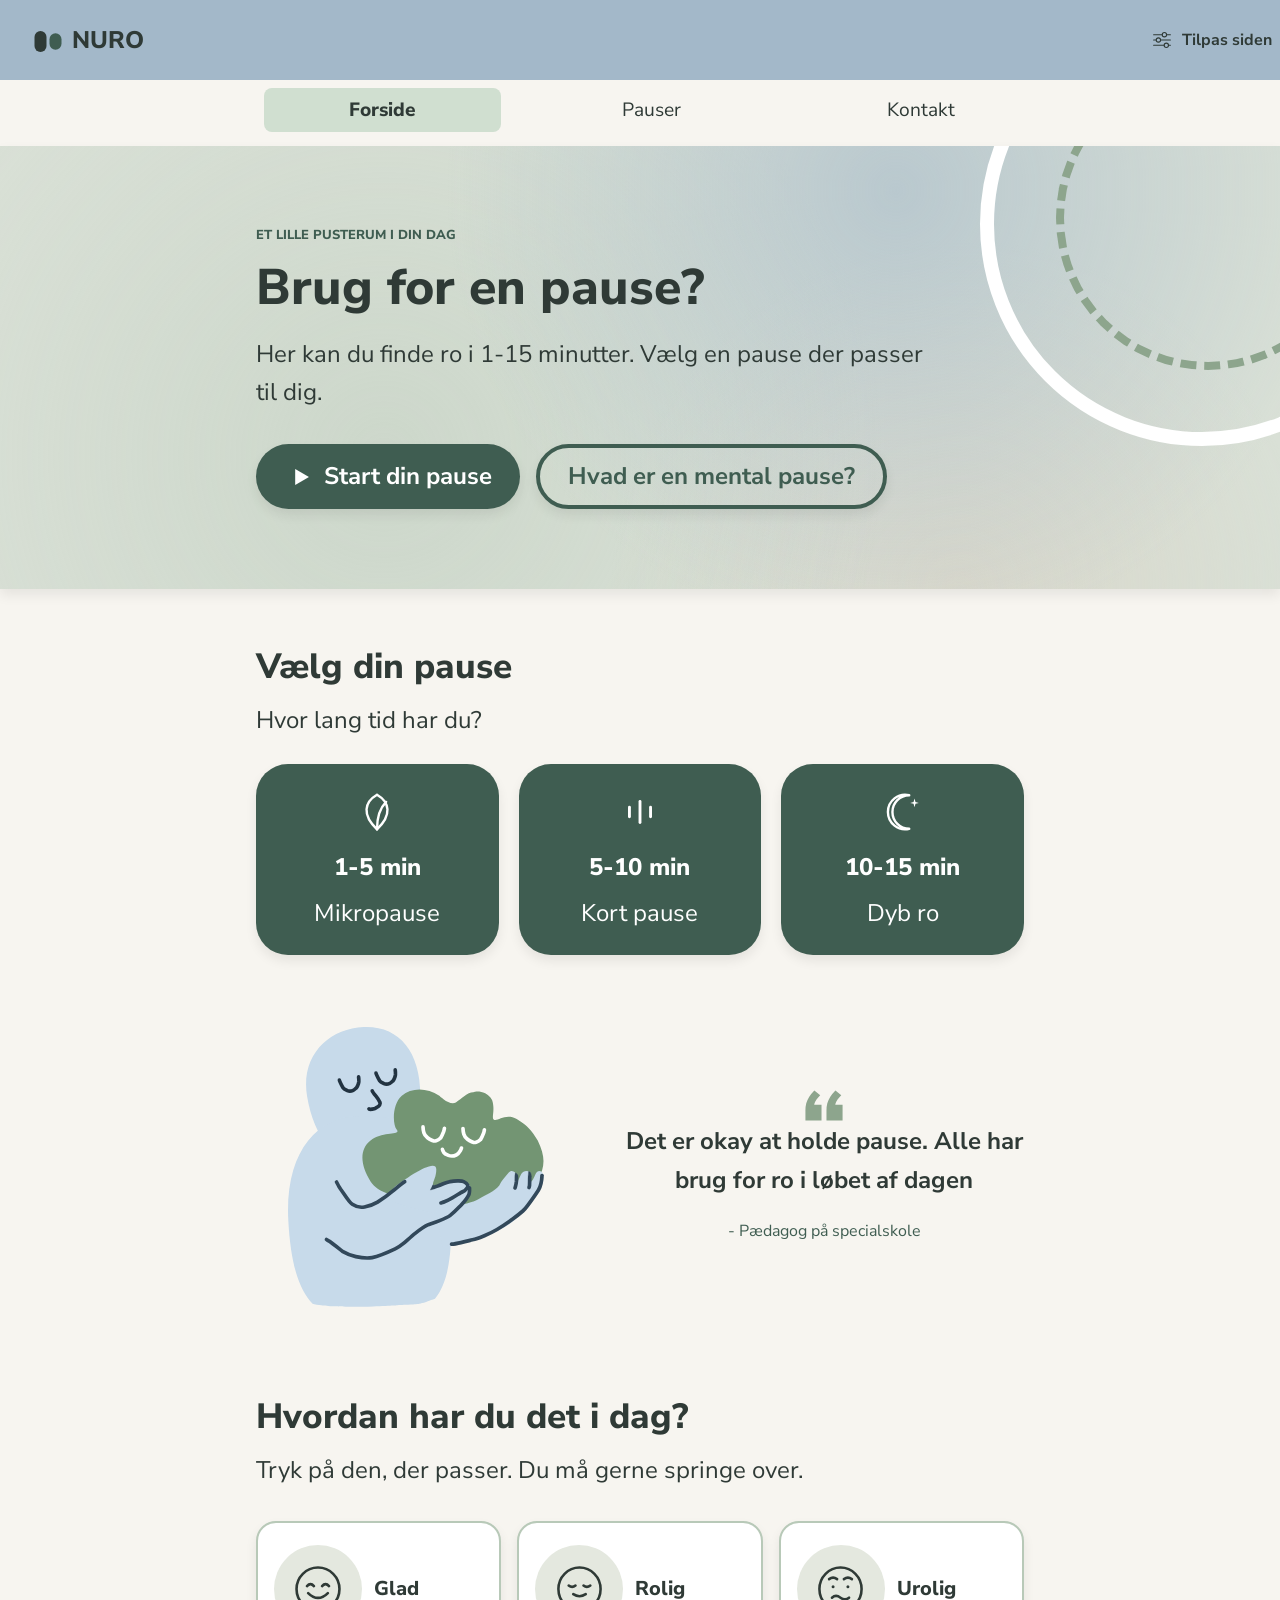
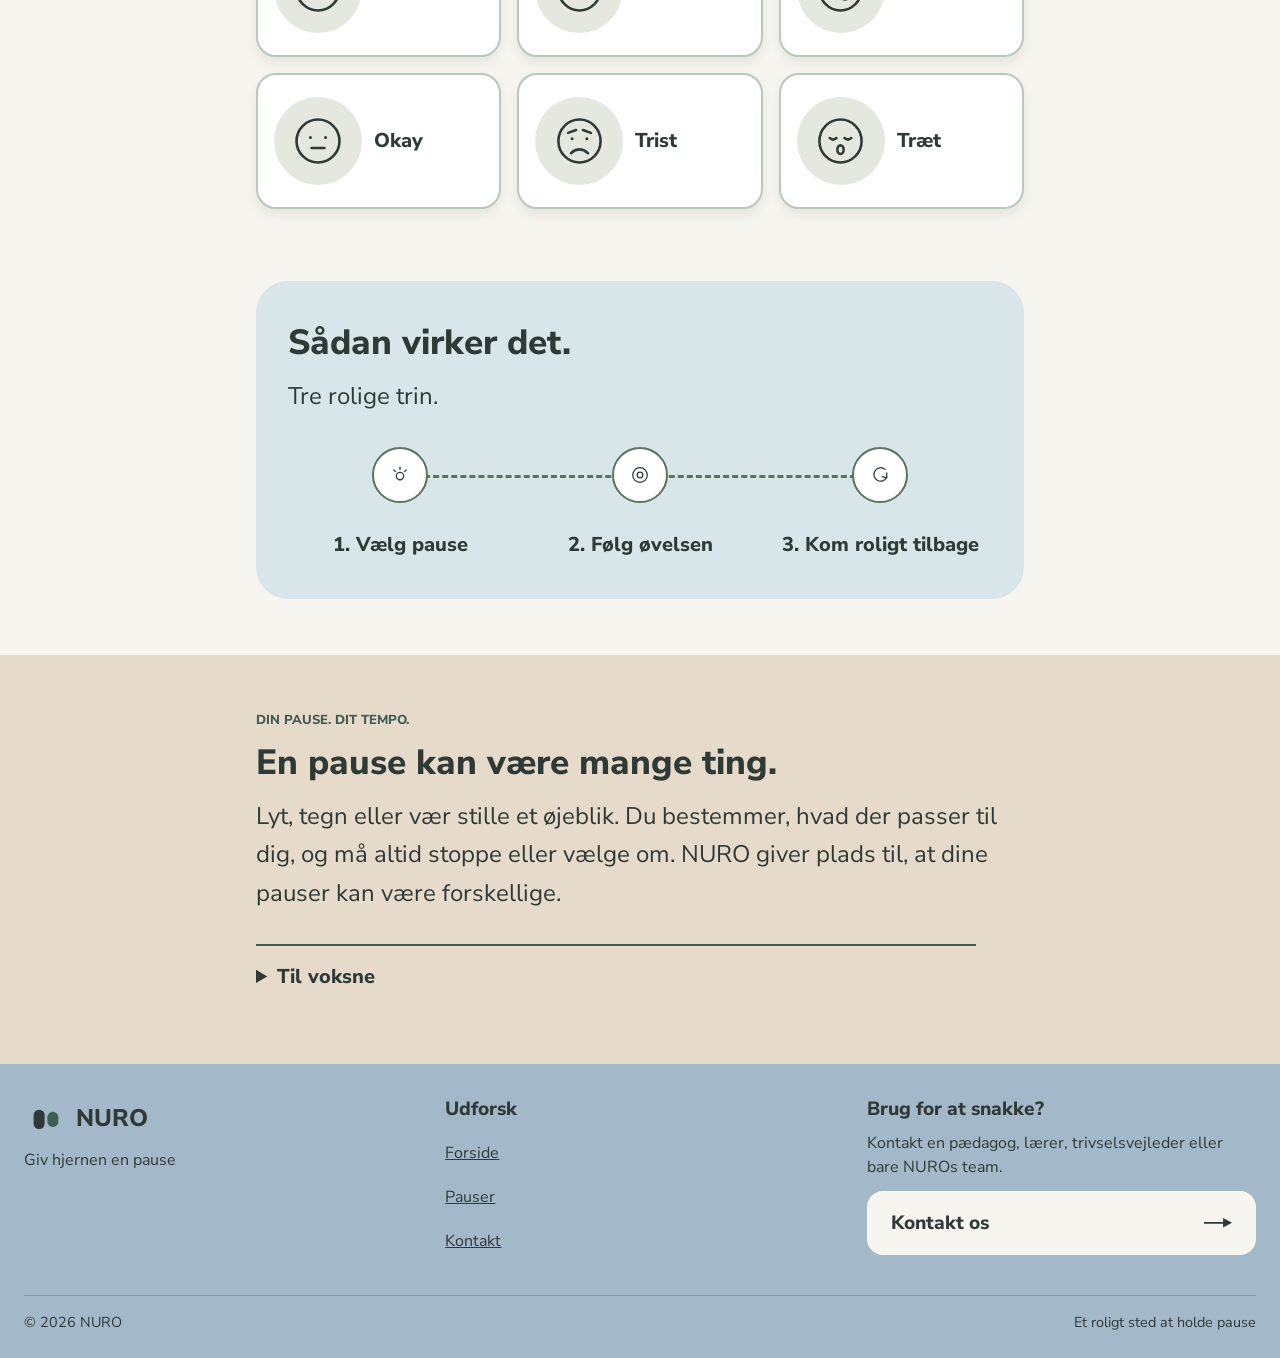
<file: index.html>
<!DOCTYPE html>
<html lang="da">
<html lang="da">
<head>
    <meta charset="UTF-8">
    <meta name="viewport" content="width=device-width, initial-scale=1.0">
    <title>NURO-Giv hjernen en pause</title>

    <link rel="stylesheet" href="css/forside.css">

    <link rel="preconnect" href="https://fonts.googleapis.com">
    <link rel="preconnect" href="https://fonts.gstatic.com" crossorigin>
    <link href="https://fonts.googleapis.com/css2?family=Nunito+Sans:ital,opsz,wght@0,6..12,200..1000;1,6..12,200..1000&display=swap" rel="stylesheet">
</head>

  <!-- header -->
    <header class="sideheader">
    <div class="header-indhold">
        <a href="index.html" class="header-logo">
            <img src="img/ikoner/logo.svg" alt="NURO logo">
            <span>NURO</span>
        </a>

        <button type="button" class="header-tilpas">
            <img src="img/ikoner/tilpas-sliders.svg" alt="Tilpas side knap">
            <span>Tilpas siden</span>
        </button>
    </div>

    <nav class="header-nav" aria-label="Hoved navigation">
            <ul>
                <li><a href="index.html" aria-current="page">Forside</a></li>
                <li><a href="pauser.html">Pauser</a></li>
                <li><a href="kontakt.html">Kontakt</a></li>
            </ul>
        </nav>
</header>

<body>
<main>
    <!-- Forside -->
     <section class="forside-sektion">
        <div class="forside-indhold">
            <p class="overtekst">Et lille pusterum i din dag</p>

            <h1>Brug for en pause?</h1>
            <p>Her kan du finde ro i 1-15 minutter. Vælg en pause der passer til dig.</p>
        
            <div class="forside-knapper">
                <a href="pauser.html" class="start-pause-knap">
                    <img src="img/ikoner/playknap-hvid.svg" alt="Start pause" class="play-knap">
                    Start din pause</a>
                
                <a href="pauser.html" class="mental-pause-knap">Hvad er en mental pause?</a>
            </div>
        </div>
    </section>
    

     <!-- Pausevalg -->
    <section class="pauser-sektion">
        <div class="pauser-indhold">
            <h2>Vælg din pause</h2>
            <p>Hvor lang tid har du?</p>

            <ul class="pauser-kort" role="list">
                <li>
                    <a href="pauser.html" class="pause-minutter">
                    <img src="img/ikoner/bladhvid.svg" alt="hvid blad" class="pause-ikon">
                    <span class="pause-tid">1-5 min</span>
                    <span class="pause-navn">Mikropause</span>
                </a>
                </li>

                <li>
                    <a href="pauser.html" class="pause-minutter">
                    <img src="img/ikoner/lydhvid.svg" alt="hvid lydikon" class="pause-ikon">
                    <span class="pause-tid">5-10 min</span>
                    <span class="pause-navn">Kort pause</span> 
                </a>
                </li>

                <li>
                    <a href="pauser.html" class="pause-minutter">
                    <img src="img/ikoner/moonhvid.svg" alt="hvid moon" class="pause-ikon">
                    <span class="pause-tid">10-15 min</span>
                    <span class="pause-navn">Dyb ro</span>
                </a>
                </li>
            </ul>
        </div>
    </section>


    <!-- Citat -->
    <aside class="citat-sektion" aria-label="Citat">
        <div class="citat-indhold">
            <img src="img/figur.svg" alt="Blå figur" class="citat-billede">
        
            <div class="citat-tekst-indhold">
                <img src="img/ikoner/citationstegn.svg" alt="citationstegn" class="citat-ikon">
        
                <blockquote>
                    <p class="citat-tekst">Det er okay at holde pause.
                    Alle har brug for ro i løbet af dagen</p>
                </blockquote>
                <p class="citat-person">- Pædagog på specialskole</p>
            </div>
        </div>
    </aside>


    <!-- Følelsesvælger -->
    <section class="stemning-sektion">
        <h2 id="stemning-overskrift">Hvordan har du det i dag?
        </h2>
        <p id="stemning-help">Tryk på den, der passer. Du må gerne springe over.</p>

            <!--skjulte radio knapper til at vælge kun én ting ad gangen -->

            <!-- fieldset og legenend---- -->
        <fieldset class="stemninger">
            <legend class="skjult">Vælg din stemning</legend>
        
            <input type="radio" name="stemning" id="glad" class="skjult-radio">
            <label for="glad" class="stemnings-knapper">
                <span class="ikon-cirkel"><img src="img/ikoner/glad.svg" alt="glad"></span>
                <span class="stemning-tekst">Glad</span>

                <span class="stemning-check" aria-hidden="true">✓</span>
                <!-- ✓✓✓✓✓✓✓check check check✓✓✓✓✓✓✓✓ -->
            </label>

            <input type="radio" name="stemning" id="rolig" class="skjult-radio">
            <label for="rolig" class="stemnings-knapper">
                <span class="ikon-cirkel"><img src="img/ikoner/rolig.svg" alt="rolig"></span>
                <span class="stemning-tekst">Rolig</span>
                <span class="stemning-check" aria-hidden="true">✓</span>
            </label>
      
            <input type="radio" name="stemning" id="urolig" class="skjult-radio">
            <label for="urolig" class="stemnings-knapper">
                <span class="ikon-cirkel"><img src="img/ikoner/urolig.svg" alt="urolig"></span>
                <span class="stemning-tekst">Urolig</span>
                <span class="stemning-check" aria-hidden="true">✓</span>
            </label>

            <input type="radio" name="stemning" id="okay" class="skjult-radio">
            <label for="okay" class="stemnings-knapper">
                <span class="ikon-cirkel"><img src="img/ikoner/okay.svg" alt="okay"></span>
                <span class="stemning-tekst">Okay</span>
                <span class="stemning-check" aria-hidden="true">✓</span>
            </label>

            <input type="radio" name="stemning" id="trist" class="skjult-radio">
            <label for="trist" class="stemnings-knapper">
                <span class="ikon-cirkel"><img src="img/ikoner/trist.svg" alt="trist"></span>
                <span class="stemning-tekst">Trist</span>
                <span class="stemning-check" aria-hidden="true">✓</span>
            </label>

            <input type="radio" name="stemning" id="traet" class="skjult-radio">
            <label for="traet" class="stemnings-knapper">
                <span class="ikon-cirkel"><img src="img/ikoner/tireeed.svg" alt="traet"></span>
                <span class="stemning-tekst">Træt</span>
                <span class="stemning-check" aria-hidden="true">✓</span>
            </label>
        </fieldset>

        <!-- Forslags boks der popper frem -->
        <aside class="forslag">
            <div class="forslag-indhold">
                <h3 class="forslag-label">FORSLAG TIL DIG</h3>
                <p class="forslag-tekst">Når man er <strong>urolig</strong>, kan det hjælpe at trække vejret roligt.</p>
            </div>

            <a href="pauser.html" class="forslag-knap">Prøv vejrtrækning</a>
        </aside>
    </section>


    <!-- Sådan virker det -->
    <section class="trin-sektion"> 
        <div class="trin-indhold">
            <h2>Sådan virker det.</h2>
            <p>Tre rolige trin.</p>

            <ol class="trin-kort" role="list">
                <li class="trin">
                    <span class="trin-cirkel">
                        <img src="img/ikoner/tryk.svg" alt="tryk">
                    </span>
                    <span class="trin-tekst">
                        <span class="trin-nummer" aria-hidden="true">1.</span> Vælg pause
                    </span>
                </li>

                <li class="trin">
                    <span span class="trin-cirkel">
                        <img src="img/ikoner/cirkler.svg" alt="cirkler">
                    </span>
                    <span class="trin-tekst"><span
                        span class="trin-nummer">2.</span> Følg øvelsen
                    </span>

                </li>

                <li class="trin">
                    <span class="trin-cirkel">
                        <img src="img/ikoner/retur.svg" alt="retur">
                    </span>
                    <span class="trin-tekst">
                        <span class="trin-nummer">3.</span> Kom roligt tilbage
                    </span>
                </li>
            </ol>
        </div> 
    </section>


    <!-- Om NURO -->
    <section class="om-nuro-sektion">
        <div class="om-nuro-indhold">
            <p class="overtekst">Din pause. Dit tempo.</p>

            <h2>En pause kan være mange ting.</h2>
            <p>Lyt, tegn eller vær stille et øjeblik. Du bestemmer, hvad der passer til dig, og må altid stoppe eller vælge om. NURO giver plads til, at dine pauser kan være forskellige.</p>

            <!-- bruger detals tag til at åbne til "de voksne" afsnit-->
            <details class="til-voksne">
                <summary>Til voksne</summary>
                <p> NURO er tænkt som et pædagogisk redskab til små pauser i skoledagen. Giv eleven tid til at vælge, og tilbyd hjælp, hvis der er brug for det. Pausen kan tilpasses sammen med en voksen.</p>
            </details>
        </div>
    </section>
</main>

<footer class="sidefooter">
    <p class="footer-nuro">
        <a href="index.html" class="footer-logo">
            <img src="img/ikoner/logo.svg" alt="logo">
            <span>NURO</span>
        </a>
        <span class="footer-nuroslogan">Giv hjernen en pause</span>
    </p>

    <nav class="footer-nav" aria-label="Navigation i footer">
        <h3>Udforsk</h3>
        <ul>
            <li><a href="index.html">Forside</a></li>
            <li><a href="pauser.html">Pauser</a></li>
            <li><a href="kontakt.html">Kontakt</a></li>
        </ul>
    </nav>
    <section class="footer-help">
        <h3>Brug for at snakke?</h3>
        <p>Kontakt en pædagog, lærer, trivselsvejleder eller bare NUROs team.</p>
        <a href="kontakt.html" class="footer-kontakt">Kontakt os<img src="img/ikoner/Arrow 2.svg" alt="pil til kontakt"></a>
    </section>
    <p class="footer-bund">
        <span>© 2026 NURO</span>
        <span>Et roligt sted at holde pause</span>
    </p>
</footer>

</body>
</html>
</file>
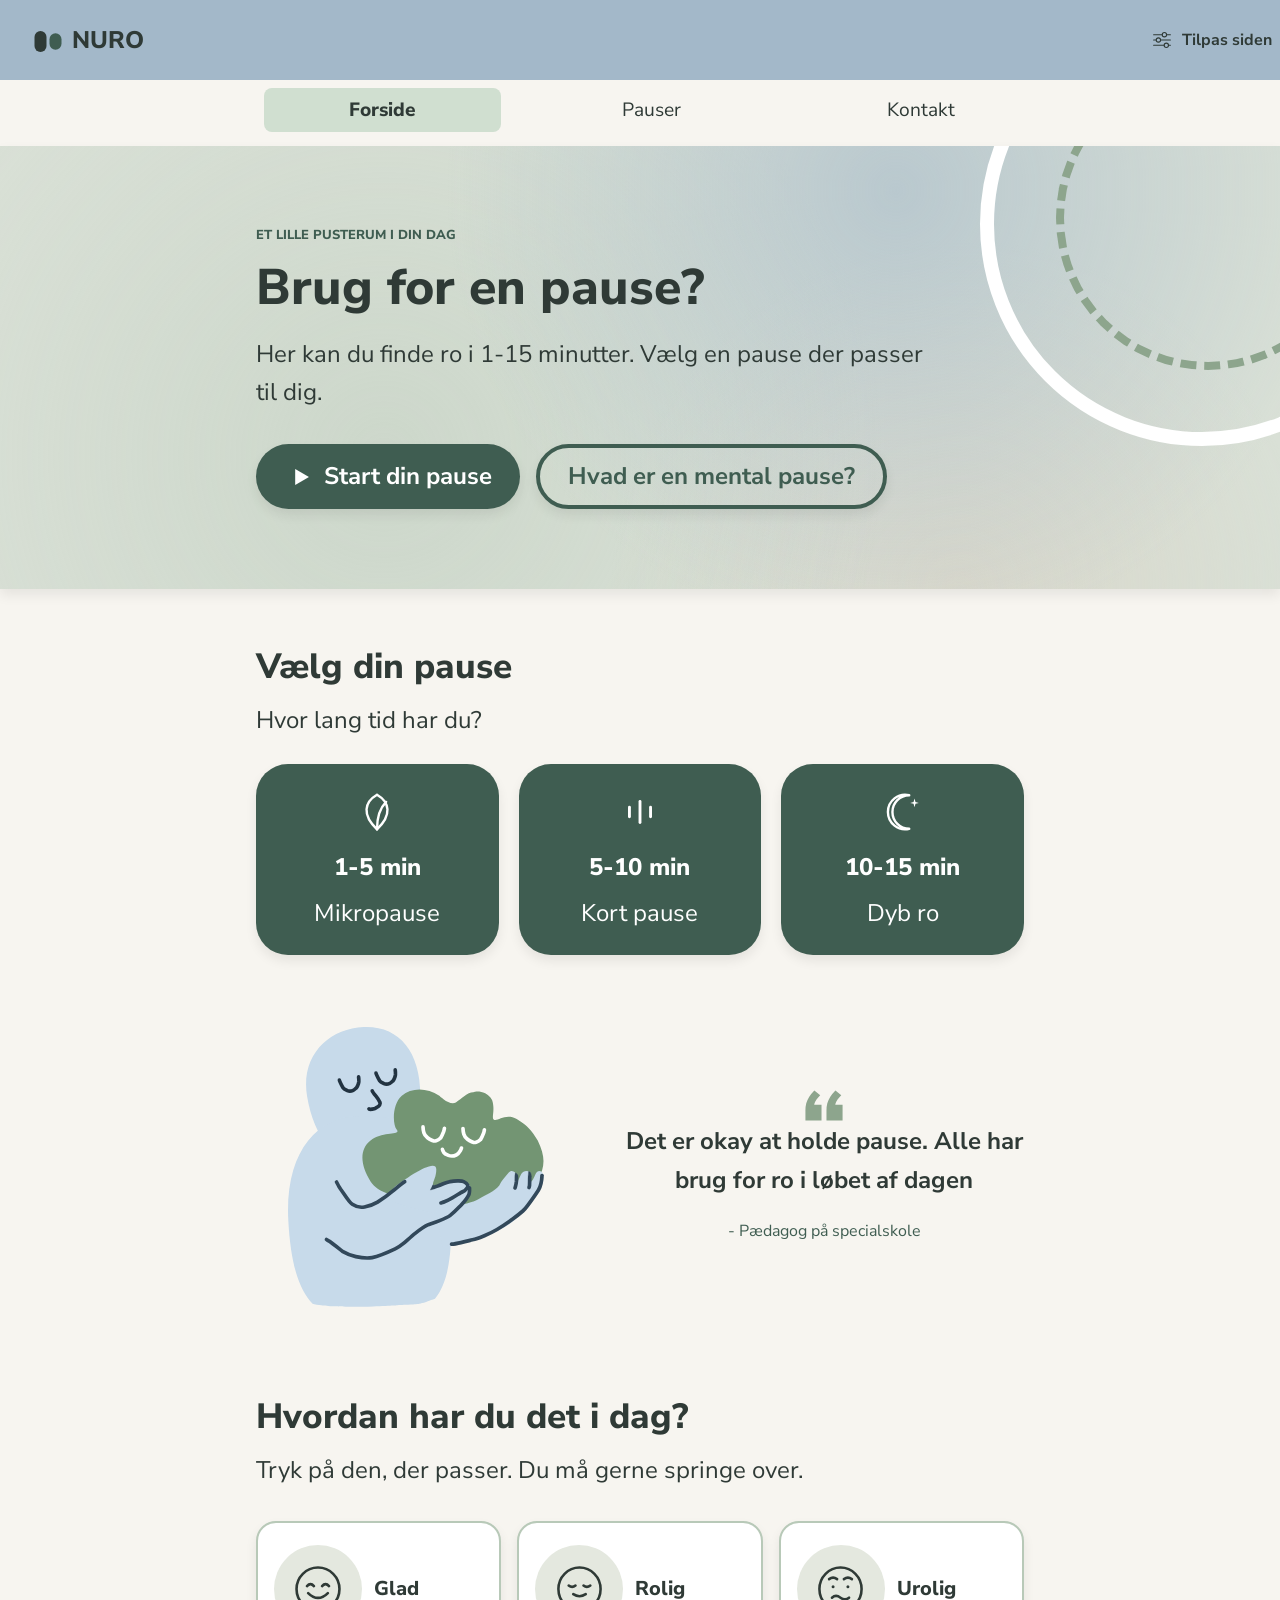
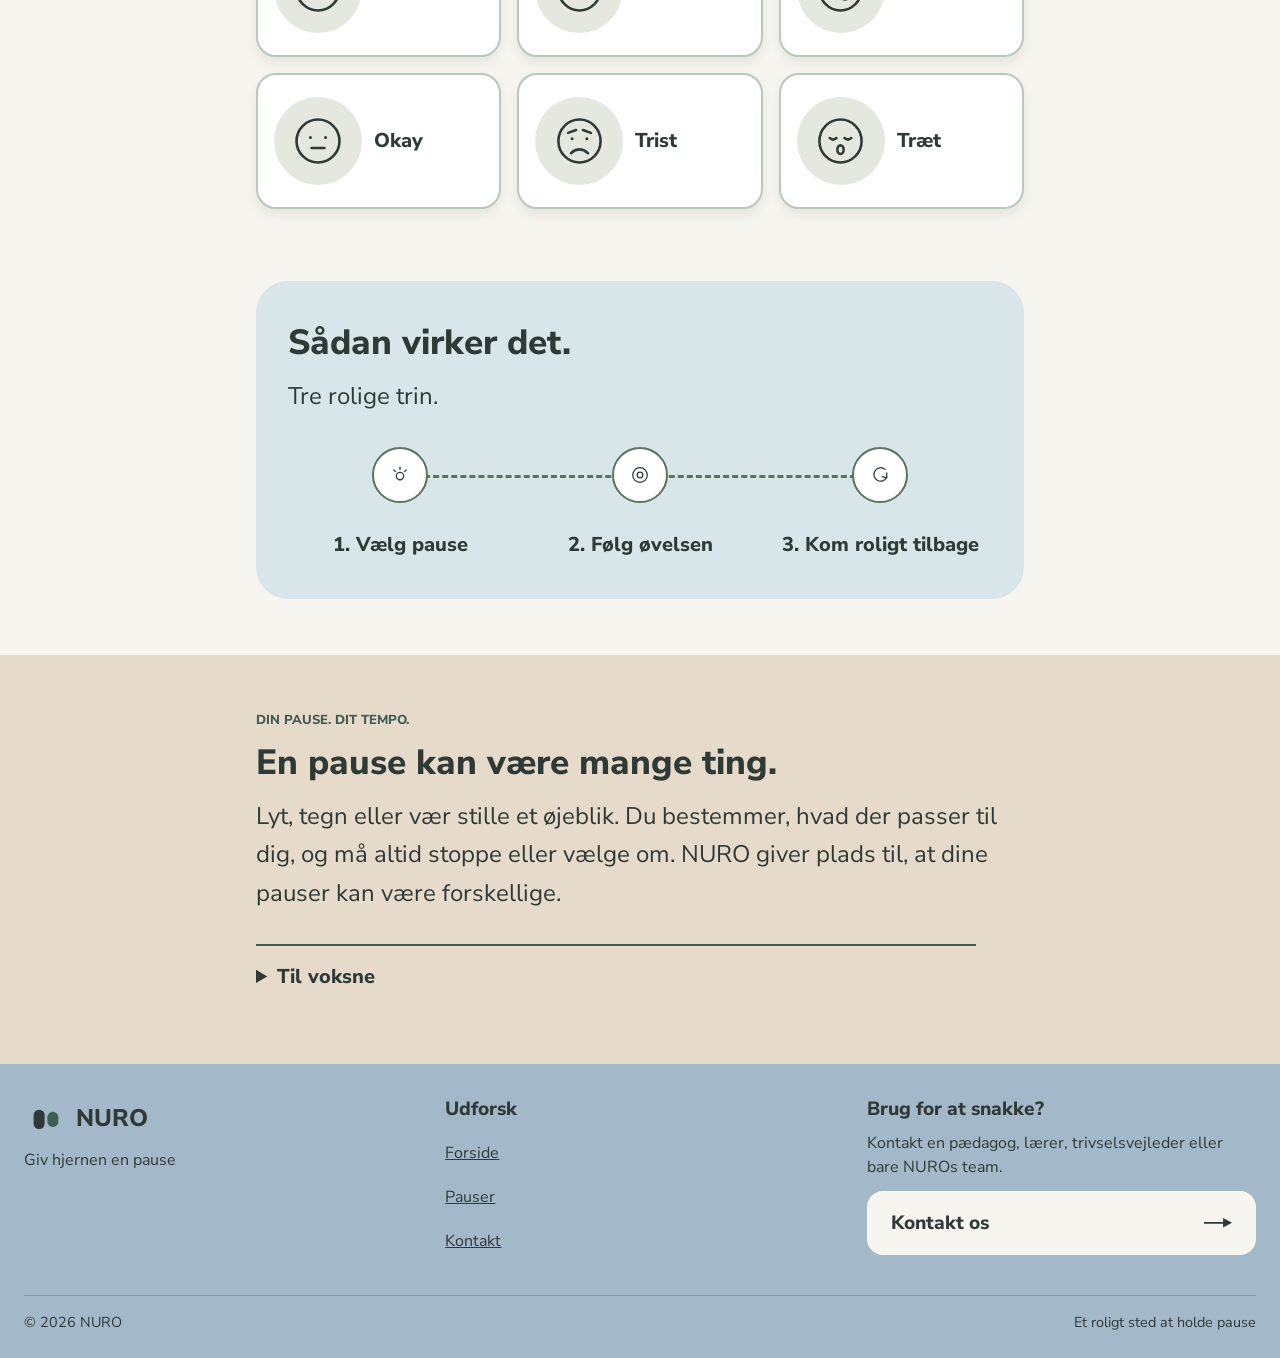
<file: forside.html>
<!DOCTYPE html>
<html lang="da">
<html lang="da">
<head>
    <meta charset="UTF-8">
    <meta name="viewport" content="width=device-width, initial-scale=1.0">
    <title>NURO-Giv hjernen en pause</title>

    <link rel="stylesheet" href="/css/forside.css">

    <link rel="preconnect" href="https://fonts.googleapis.com">
    <link rel="preconnect" href="https://fonts.gstatic.com" crossorigin>
    <link href="https://fonts.googleapis.com/css2?family=Nunito+Sans:ital,opsz,wght@0,6..12,200..1000;1,6..12,200..1000&display=swap" rel="stylesheet">
</head>

  <!-- header -->
    <header class="sideheader">
    <div class="header-indhold">
        <a href="/forside.html" class="header-logo">
            <img src="/img/ikoner/logo.svg" alt="NURO logo">
            <span>NURO</span>
        </a>

        <button type="button" class="header-tilpas">
            <img src="/img/ikoner/tilpas-sliders.svg" alt="Tilpas side knap">
            <span>Tilpas siden</span>
        </button>
    </div>

    <nav class="header-nav" aria-label="Hoved navigation">
            <ul>
                <li><a href="/forside.html" aria-current="page">Forside</a></li>
                <li><a href="/pauser.html">Pauser</a></li>
                <li><a href="/kontakt.html">Kontakt</a></li>
            </ul>
        </nav>
</header>

<body>
<main>
    <!-- Forside -->
     <section class="forside-sektion" aria-labelledby="forside-overskrift">
        <div class="forside-indhold">
            <p class="overtekst">Et lille pusterum i din dag</p>

            <h1>Brug for en pause?</h1>
            <p>Her kan du finde ro i 1-15 minutter. Vælg en pause der passer til dig.</p>
        
            <div class="forside-knapper">
                <a href="/pauser.html" class="start-pause-knap">
                    <img src="/img/ikoner/playknap-hvid.svg" alt="Start pause" class="play-knap">
                    Start din pause</a>
                
                <a href="/pauser.html" class="mental-pause-knap">Hvad er en mental pause?</a>
            </div>
        </div>
    </section>
    

     <!-- Pausevalg -->
    <section class="pauser-sektion" aria-labelledby="pauser-overskrift">
        <div class="pauser-indhold">
            <h2>Vælg din pause</h2>
            <p>Hvor lang tid har du?</p>

            <ul class="pauser-kort" role="list">
                <li>
                    <a href="/pauser.html" class="pause-minutter">
                    <img src="/img/ikoner/bladhvid.svg" alt="hvid blad" class="pause-ikon">
                    <span class="pause-tid">1-5 min</span>
                    <span class="pause-navn">Mikropause</span>
                </a>
                </li>

                <li>
                    <a href="/pauser.html" class="pause-minutter">
                    <img src="/img/ikoner/lydhvid.svg" alt="hvid lydikon" class="pause-ikon">
                    <span class="pause-tid">5-10 min</span>
                    <span class="pause-navn">Kort pause</span> 
                </a>
                </li>

                <li>
                    <a href="/pauser.html" class="pause-minutter">
                    <img src="/img/ikoner/moonhvid.svg" alt="hvid moon" class="pause-ikon">
                    <span class="pause-tid">10-15 min</span>
                    <span class="pause-navn">Dyb ro</span>
                </a>
                </li>
            </ul>
        </div>
    </section>


    <!-- Citat -->
    <aside class="citat-sektion" aria-label="Citat">
        <div class="citat-indhold">
            <img src="/img/figur.svg" alt="Blå figur" class="citat-billede">
        
            <div class="citat-tekst-indhold">
                <img src="/img/ikoner/citationstegn.svg" alt="citationstegn" class="citat-ikon">
        
                <blockquote>
                    <p class="citat-tekst">Det er okay at holde pause.
                    Alle har brug for ro i løbet af dagen</p>
                </blockquote>
                <p class="citat-person">- Pædagog på specialskole</p>
            </div>
        </div>
    </aside>


    <!-- Følelsesvælger -->
    <section class="stemning-sektion" aria-labelledby="stemning-overskrift">
        <h2 id="stemning-overskrift">Hvordan har du det i dag?
        </h2>
        <p id="stemning-help">Tryk på den, der passer. Du må gerne springe over.</p>

            <!--skjulte radio knapper til at vælge kun én ting ad gangen -->

            <!-- fieldset og legenend---- -->
        <fieldset class="stemninger" aria-describedby="stemning-help">
            <legend class="skjult">Vælg din stemning</legend>
        
            <input type="radio" name="stemning" id="glad" class="skjult-radio">
            <label for="glad" class="stemnings-knapper">
                <span class="ikon-cirkel"><img src="/img/ikoner/glad.svg" alt="glad"></span>
                <span class="stemning-tekst">Glad</span>

                <span class="stemning-check" aria-hidden="true">✓</span>
                <!-- ✓✓✓✓✓✓✓check check check✓✓✓✓✓✓✓✓ -->
            </label>

            <input type="radio" name="stemning" id="rolig" class="skjult-radio">
            <label for="rolig" class="stemnings-knapper">
                <span class="ikon-cirkel"><img src="/img/ikoner/rolig.svg" alt="rolig"></span>
                <span class="stemning-tekst">Rolig</span>
                <span class="stemning-check" aria-hidden="true">✓</span>
            </label>
      
            <input type="radio" name="stemning" id="urolig" class="skjult-radio">
            <label for="urolig" class="stemnings-knapper">
                <span class="ikon-cirkel"><img src="/img/ikoner/urolig.svg" alt="urolig"></span>
                <span class="stemning-tekst">Urolig</span>
                <span class="stemning-check" aria-hidden="true">✓</span>
            </label>

            <input type="radio" name="stemning" id="okay" class="skjult-radio">
            <label for="okay" class="stemnings-knapper">
                <span class="ikon-cirkel"><img src="/img/ikoner/okay.svg" alt="okay"></span>
                <span class="stemning-tekst">Okay</span>
                <span class="stemning-check" aria-hidden="true">✓</span>
            </label>

            <input type="radio" name="stemning" id="trist" class="skjult-radio">
            <label for="trist" class="stemnings-knapper">
                <span class="ikon-cirkel"><img src="/img/ikoner/trist.svg" alt="trist"></span>
                <span class="stemning-tekst">Trist</span>
                <span class="stemning-check" aria-hidden="true">✓</span>
            </label>

            <input type="radio" name="stemning" id="traet" class="skjult-radio">
            <label for="traet" class="stemnings-knapper">
                <span class="ikon-cirkel"><img src="/img/ikoner/tireeed.svg" alt="traet"></span>
                <span class="stemning-tekst">Træt</span>
                <span class="stemning-check" aria-hidden="true">✓</span>
            </label>
        </fieldset>

        <!-- Forslags boks der popper frem -->
        <aside class="forslag" aria-labelledby="forslag-overskrift">
            <div class="forslag-indhold">
                <h3 class="forslag-label">FORSLAG TIL DIG</h3>
                <p class="forslag-tekst">Når man er <strong>urolig</strong>, kan det hjælpe at trække vejret roligt.</p>
            </div>

            <a href="/pauser.html" class="forslag-knap">Prøv vejrtrækning</a>
        </aside>
    </section>


    <!-- Sådan virker det -->
    <section class="trin-sektion" aria-labelledby="trin-overskrift"> 
        <div class="trin-indhold">
            <h2>Sådan virker det.</h2>
            <p>Tre rolige trin.</p>

            <ol class="trin-kort" role="list">
                <li class="trin">
                    <span class="trin-cirkel">
                        <img src="/img/ikoner/tryk.svg" alt="tryk">
                    </span>
                    <span class="trin-tekst">
                        <span class="trin-nummer" aria-hidden="true">1.</span> Vælg pause
                    </span>
                </li>

                <li class="trin">
                    <span span class="trin-cirkel">
                        <img src="/img/ikoner/cirkler.svg" alt="cirkler">
                    </span>
                    <span class="trin-tekst"><span
                        span class="trin-nummer">2.</span> Følg øvelsen
                    </span>

                </li>

                <li class="trin">
                    <span class="trin-cirkel">
                        <img src="/img/ikoner/retur.svg" alt="retur">
                    </span>
                    <span class="trin-tekst">
                        <span class="trin-nummer">3.</span> Kom roligt tilbage
                    </span>
                </li>
            </ol>
        </div> 
    </section>


    <!-- Om NURO -->
    <section class="om-nuro-sektion">
        <div class="om-nuro-indhold">
            <p class="overtekst">Din pause. Dit tempo.</p>

            <h2>En pause kan være mange ting.</h2>
            <p>Lyt, tegn eller vær stille et øjeblik. Du bestemmer, hvad der passer til dig, og må altid stoppe eller vælge om. NURO giver plads til, at dine pauser kan være forskellige.</p>

            <!-- bruger detals tag til at åbne til "de voksne" afsnit-->
            <details class="til-voksne">
                <summary>Til voksne</summary>
                <p> NURO er tænkt som et pædagogisk redskab til små pauser i skoledagen. Giv eleven tid til at vælge, og tilbyd hjælp, hvis der er brug for det. Pausen kan tilpasses sammen med en voksen.</p>
            </details>
        </div>
    </section>
</main>

<footer class="sidefooter">
    <p class="footer-nuro">
        <a href="/forside.html" class="footer-logo">
            <img src="/img/ikoner/logo.svg" alt="logo">
            <span>NURO</span>
        </a>
        <span class="footer-nuroslogan">Giv hjernen en pause</span>
    </p>

    <nav class="footer-nav" aria-label="Navigation i footer">
        <h3>Udforsk</h3>
        <ul>
            <li><a href="/forside.html">Forside</a></li>
            <li><a href="/pauser.html">Pauser</a></li>
            <li><a href="/kontakt.html">Kontakt</a></li>
        </ul>
    </nav>
    <section class="footer-help">
        <h3>Brug for at snakke?</h3>
        <p>Kontakt en pædagog, lærer, trivselsvejleder eller bare NUROs team.</p>
        <a href="/kontakt.html" class="footer-kontakt">Kontakt os<img src="/img/ikoner/Arrow 2.svg" alt="pil til kontakt"></a>
    </section>
    <p class="footer-bund">
        <span>© 2026 NURO</span>
        <span>Et roligt sted at holde pause</span>
    </p>
</footer>

</body>
</html>
</file>
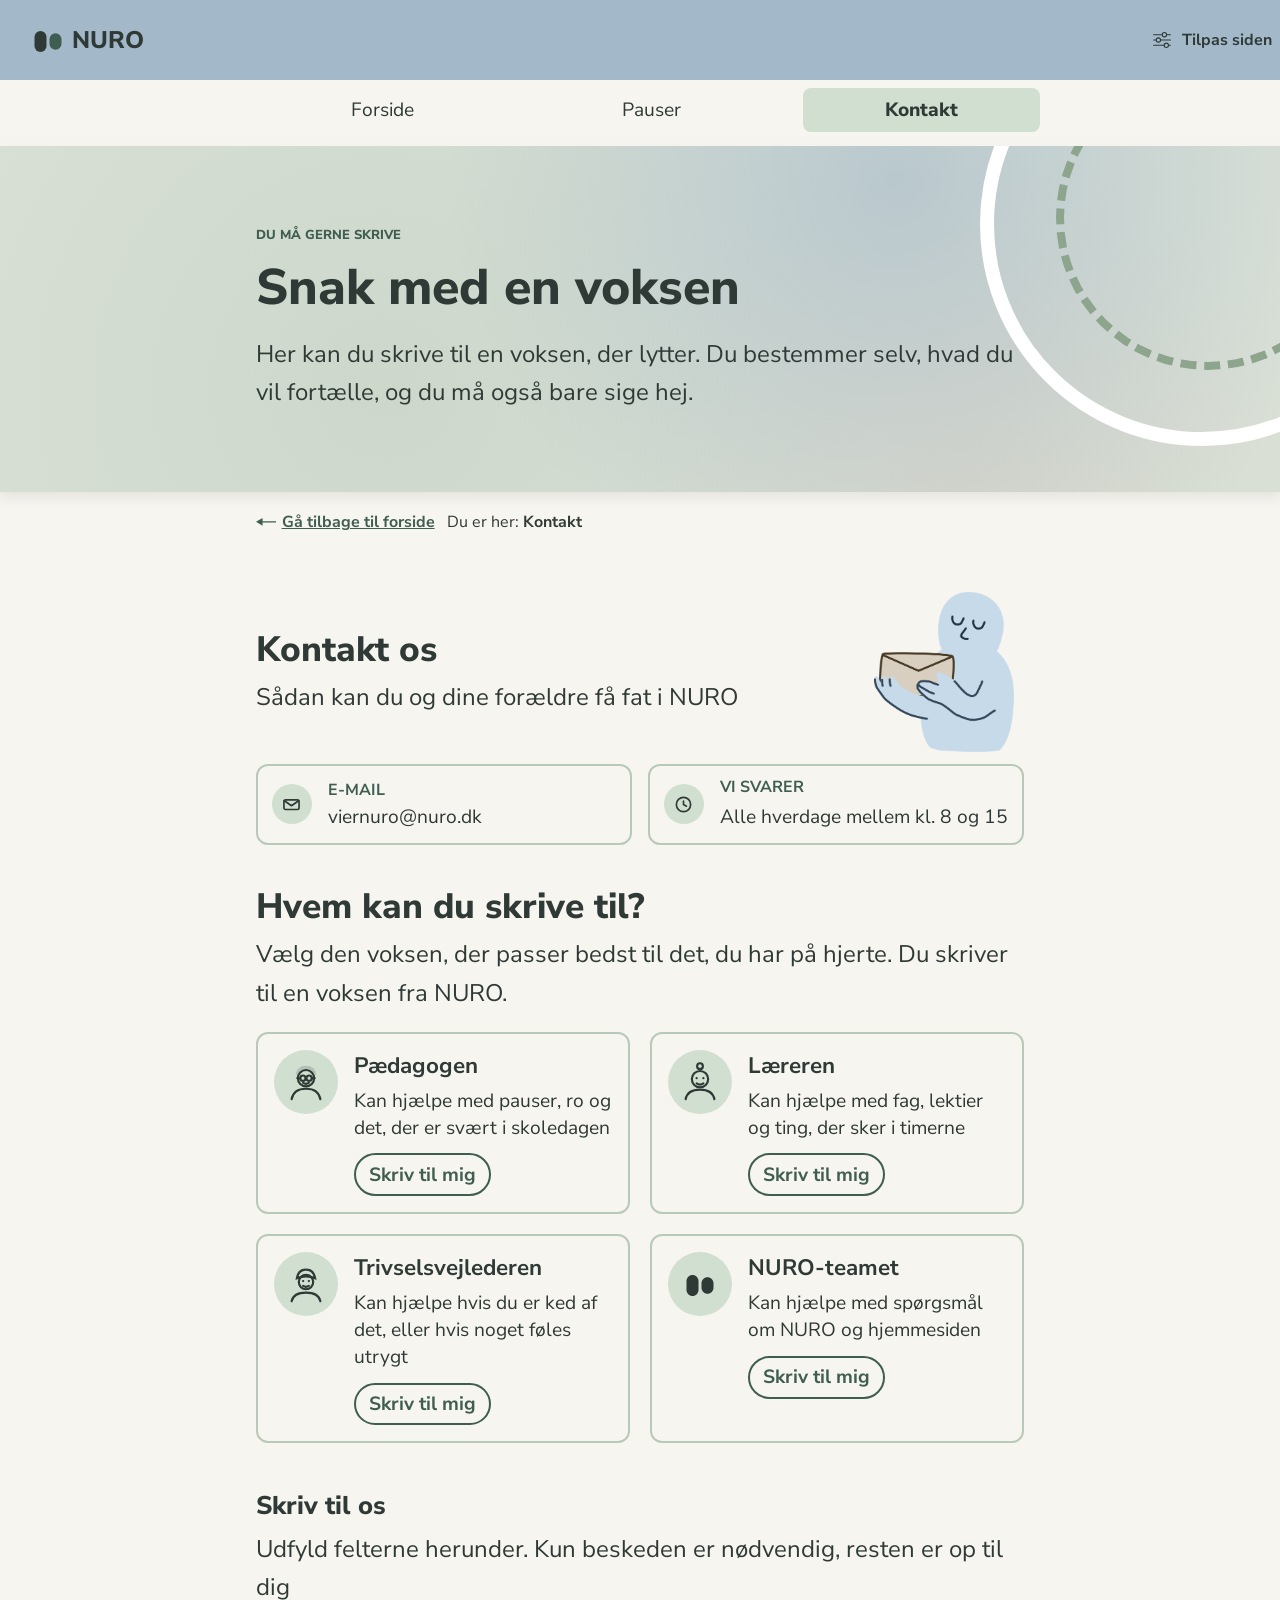
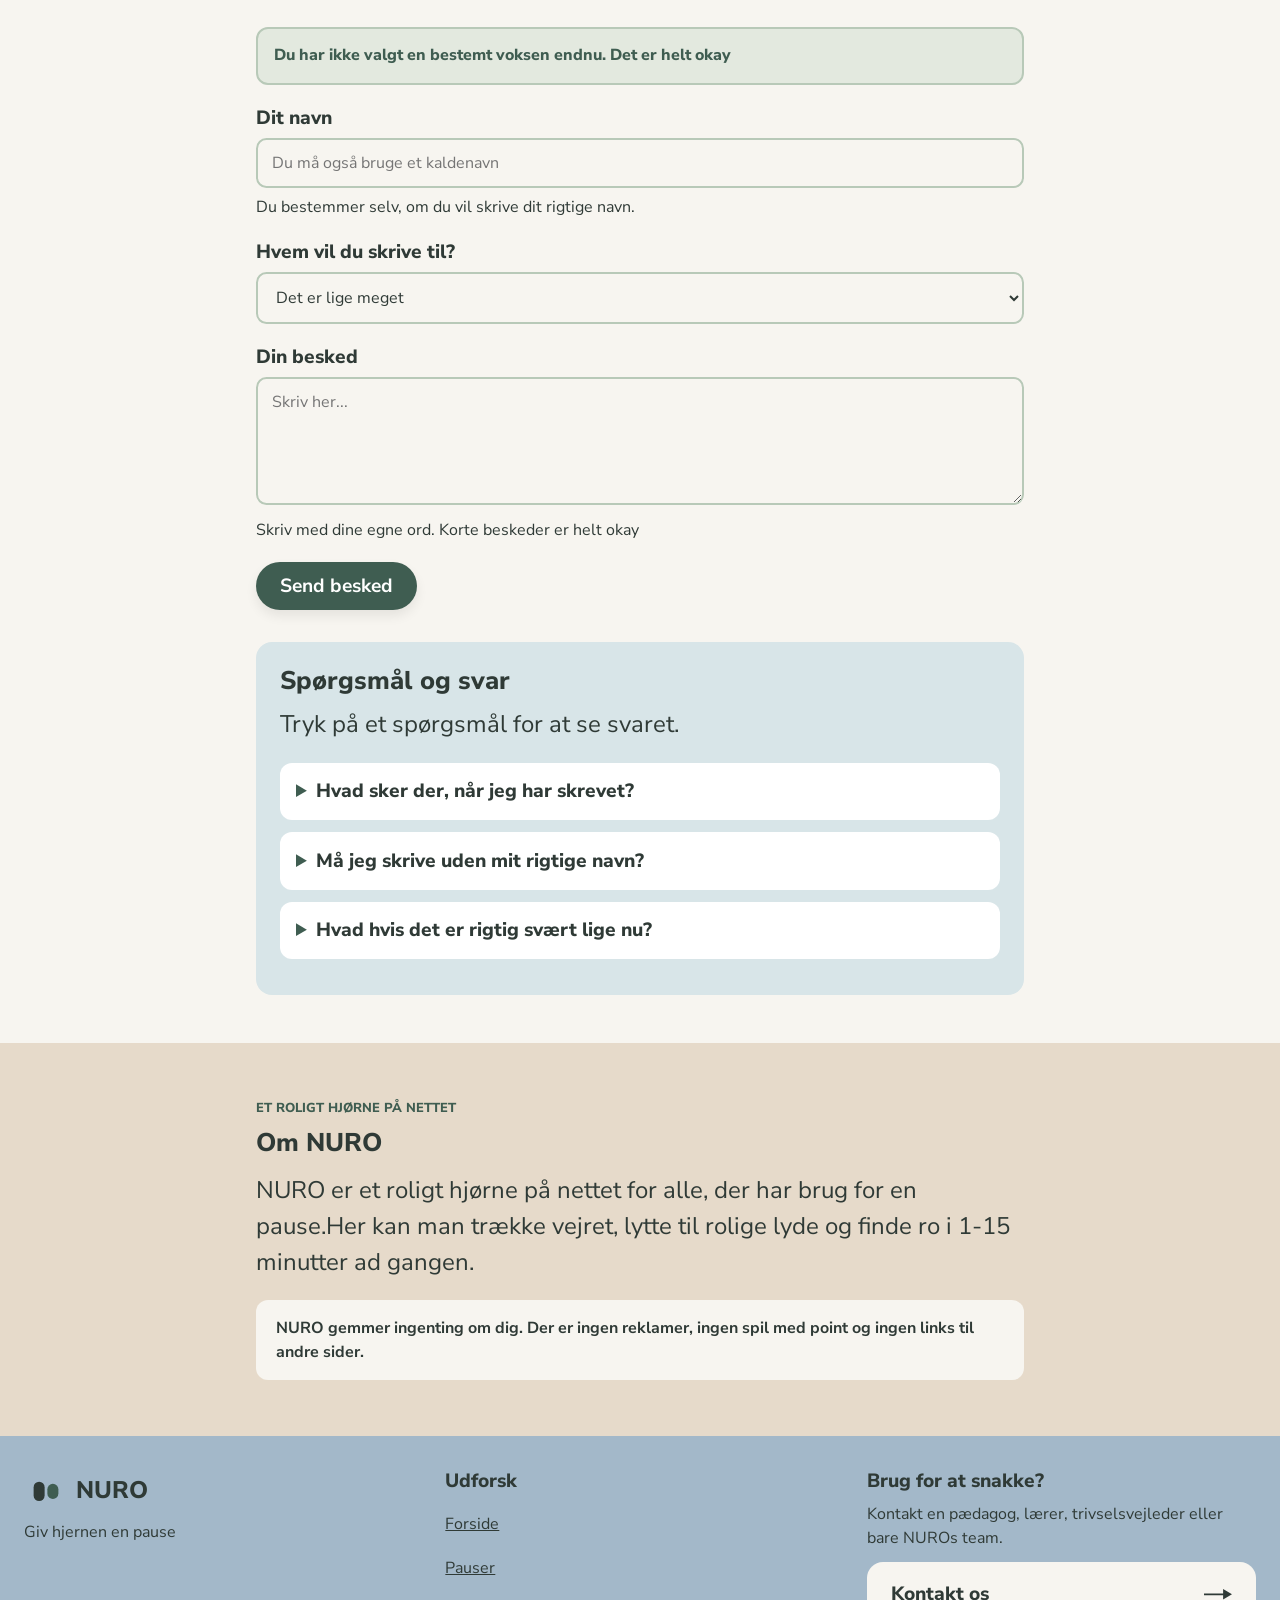
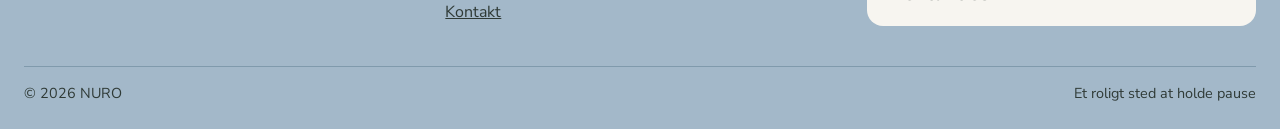
<file: kontakt.html>
<!DOCTYPE html>
<html lang="da">
<head>
    <meta charset="UTF-8">
    <meta name="viewport" content="width=device-width, initial-scale=1.0">
    <title>NURO-kontakt</title>

    <link rel="stylesheet" href="css/kontakt.css">
    <link rel="stylesheet" href="css/forside.css">

    <link rel="preconnect" href="https://fonts.googleapis.com">
    <link rel="preconnect" href="https://fonts.gstatic.com" crossorigin>
    <link href="https://fonts.googleapis.com/css2?family=Nunito+Sans:ital,opsz,wght@0,6..12,200..1000;1,6..12,200..1000&display=swap" rel="stylesheet">
</head>

<body>

  <!-- header -->
    <header class="sideheader">
    <div class="header-indhold">
        <a href="index.html" class="header-logo">
            <img src="img/ikoner/logo.svg" alt="NURO logo">
            <span>NURO</span>
        </a>

        <button type="button" class="header-tilpas">
            <img src="img/ikoner/tilpas-sliders.svg" alt="Tilpas side knap">
            <span>Tilpas siden</span>
        </button>
    </div>

    <nav class="header-nav" aria-label="Hoved navigation">
            <ul>
                <li><a href="index.html" >Forside</a></li>
                <li><a href="pauser.html">Pauser</a></li>
                <li><a href="kontakt.html" aria-current="page">Kontakt</a></li>
            </ul>
        </nav>
</header>


<main>
    <section class="forside-sektion">
        <p class="overtekst">DU MÅ GERNE SKRIVE</p>

        <h1 id="pause-overskrift">Snak med en voksen</h1>
        <p>Her kan du skrive til en voksen, der lytter. Du bestemmer selv, hvad du vil fortælle, og du må også bare sige hej.</p>
    </section>


    <!-- brødkrumme -->
    <nav class="pause-sti" aria-label="Brødkrummesti">
        <a href="index.html">
            <img src="img/ikoner/Arrow 1.svg" alt="pil tilbage">
            Gå tilbage til forside</a>
            <span>Du er her: <strong aria-current="page">Kontakt</strong></span>
    </nav>


    <!-- kontaktoplysninger -->
     <section class="kontakt-oplysninger">
        <div class="kontakt-oplysninger-top">
            <div>
                <h2>Kontakt os</h2>
                <p>Sådan kan du og dine forældre få fat i NURO</p>
            </div>
        <img class="kontakt-figur" src="img/figurmedbrev.png" alt="figur med brev">
        
        </div>

        <div class="kontakt-oplysning">
            <img src="img/ikoner/ikon-mail 1.svg" alt="email ikon">
            <div>
                <h3>E-mail</h3>
                <a href="mailto:viernuro@nuro.dk">viernuro@nuro.dk</a>
            </div>
        </div>

        <div class="kontakt-oplysning">
            <img src="img/ikoner/ikon-ur 1.svg" alt="ur ikon">
            <div>
                <h3>Vi svarer</h3>
                <p>Alle hverdage mellem kl. 8 og 15</p>
            </div>
        </div>
     </section>

     <!-- vælg en voksen sektion -->
    <section class="kontakt-voksne">
        <h2>Hvem kan du skrive til?</h2>
        <p>Vælg den voksen, der passer bedst til det, du har på hjerte. Du skriver til en voksen fra NURO.</p>

        <div class="kontakt-voksenliste">
            <article class="kontakt-voksen">
                <img src="img/ikoner/person-paedagog.svg" alt="pædagog ikon">
                <div>
                    <h3>Pædagogen</h3>
                    <p>Kan hjælpe med pauser, ro og det, der er svært i skoledagen</p>
                    <a href="#modtager">Skriv til mig</a>
                </div>
            </article>

            <article class="kontakt-voksen">
                <img src="img/ikoner/person-laerer.svg" alt="lærer ikon">
                <div>
                    <h3>Læreren</h3>
                    <p>Kan hjælpe med fag, lektier og ting, der sker i timerne</p>
                    <a href="#modtager">Skriv til mig</a>
                </div>
            </article>

            <article class="kontakt-voksen">
                <img src="img/ikoner/person-trivselsvejleder.svg" alt="trivselsvejleder ikon">
                <div>
                    <h3>Trivselsvejlederen</h3>
                    <p>Kan hjælpe hvis du er ked af det, eller hvis noget føles utrygt</p>
                    <a href="#modtager">Skriv til mig</a>
                </div>
            </article>

            <article class="kontakt-voksen">
                <img src="img/ikoner/logogron.svg" alt="nuro ikon">
                <div>
                    <h3>NURO-teamet</h3>
                    <p>Kan hjælpe med spørgsmål om NURO og hjemmesiden</p>
                    <a href="#modtager">Skriv til mig</a>
                </div>
            </article>
        </div>
    </section>

    <!-- formular og spørgsmål -->
    <div class="kontakt-layout">
        <section class="kontakt-formular">
            <h2>Skriv til os</h2>
            <p>Udfyld felterne herunder. Kun beskeden er nødvendig, resten er op til dig</p>
        
            <p class="kontakt-status">Du har ikke valgt en bestemt voksen endnu. Det er helt okay</p>
        
            <form>
                <div class="formular-felt">
                    <label for="navn">Dit navn</label>
                    <input id="navn" name="navn "type="text" placeholder="Du må også bruge et kaldenavn">
                    <p>Du bestemmer selv, om du vil skrive dit rigtige navn.</p>
                </div>

                 <div class="formular-felt">
                    <label for="modtager">Hvem vil du skrive til?</label>
                    <select id="modtager" name="modtager" required>
                        <option value="">Det er lige meget</option>
                        <option value="paedagog">Pædagogen</option>
                        <option value="laerer">Læreren</option>
                        <option value="trivselsvejleder">Trivselsvejlederen</option>
                        <option value="nuro-team">NURO-teamet</option>
                    </select>   
                </div>

                <div class="formular-felt">
                    <label for="besked">Din besked</label>
                    <textarea id="besked" name="besked" placeholder="Skriv her..."></textarea>
                    <p>Skriv med dine egne ord. Korte beskeder er helt okay</p>
                </div>

                <button type="submit">Send besked</button>
            </form>
        </section>

        <aside class="kontakt-faq">
            <h2>Spørgsmål og svar</h2>
            <p>Tryk på et spørgsmål for at se svaret.</p>
            
            <details>
                <summary>Hvad sker der, når jeg har skrevet?</summary>
                <p>En voksen fra NURO læser din besked og svarer dig.</p>
            </details>

            <details>
                <summary>Må jeg skrive uden mit rigtige navn?</summary>
                <p>Ja, du må gerne bruge et kaldenavn. Du bestemmer selv, hvad du vil fortælle</p>
            </details>

            <details>
                <summary>Hvad hvis det er rigtig svært lige nu?</summary>
                <p>Gå til en voksen tæt på dig, hvis du kan. Du kan også ringe gratis og anonymt til BørneTelefonen på <a href="tel:116111">116 111</a>. Der sidder voksne klar til at lytte, også om aftenen</p>
            </details>
        </aside>
    </div>

    <!-- om nuro -->
    <section class="om-nuro-sektion">
        <div class="om-nuro-indhold">
            <p class="overtekst">ET ROLIGT HJØRNE PÅ NETTET</p>
            <h2>Om NURO</h2>
            <p>NURO er et roligt hjørne på nettet for alle, der har brug for en pause.Her kan man trække vejret, lytte til rolige lyde og finde ro i 1-15 minutter ad gangen.</p>

            <p class="om-nuro-tryghed">NURO gemmer ingenting om dig. Der er ingen reklamer, ingen spil med point og ingen links til andre sider.</p>
        </div>
    </section>
</main>

<footer class="sidefooter">
    <p class="footer-nuro">
        <a href="index.html" class="footer-logo">
            <img src="img/ikoner/logo.svg" alt="logo">
            <span>NURO</span>
        </a>
        <span class="footer-nuroslogan">Giv hjernen en pause</span>
    </p>

    <nav class="footer-nav" aria-label="Navigation i footer">
        <h3>Udforsk</h3>
        <ul>
            <li><a href="index.html">Forside</a></li>
            <li><a href="pauser.html">Pauser</a></li>
            <li><a href="kontakt.html">Kontakt</a></li>
        </ul>
    </nav>
    <section class="footer-help">
        <h3>Brug for at snakke?</h3>
        <p>Kontakt en pædagog, lærer, trivselsvejleder eller bare NUROs team.</p>
        <a href="kontakt.html" class="footer-kontakt">Kontakt os<img src="img/ikoner/Arrow 2.svg" alt="pil til kontakt"></a>
    </section>
    <p class="footer-bund">
        <span>© 2026 NURO</span>
        <span>Et roligt sted at holde pause</span>
    </p>
</footer>

</body>
</html>
</file>
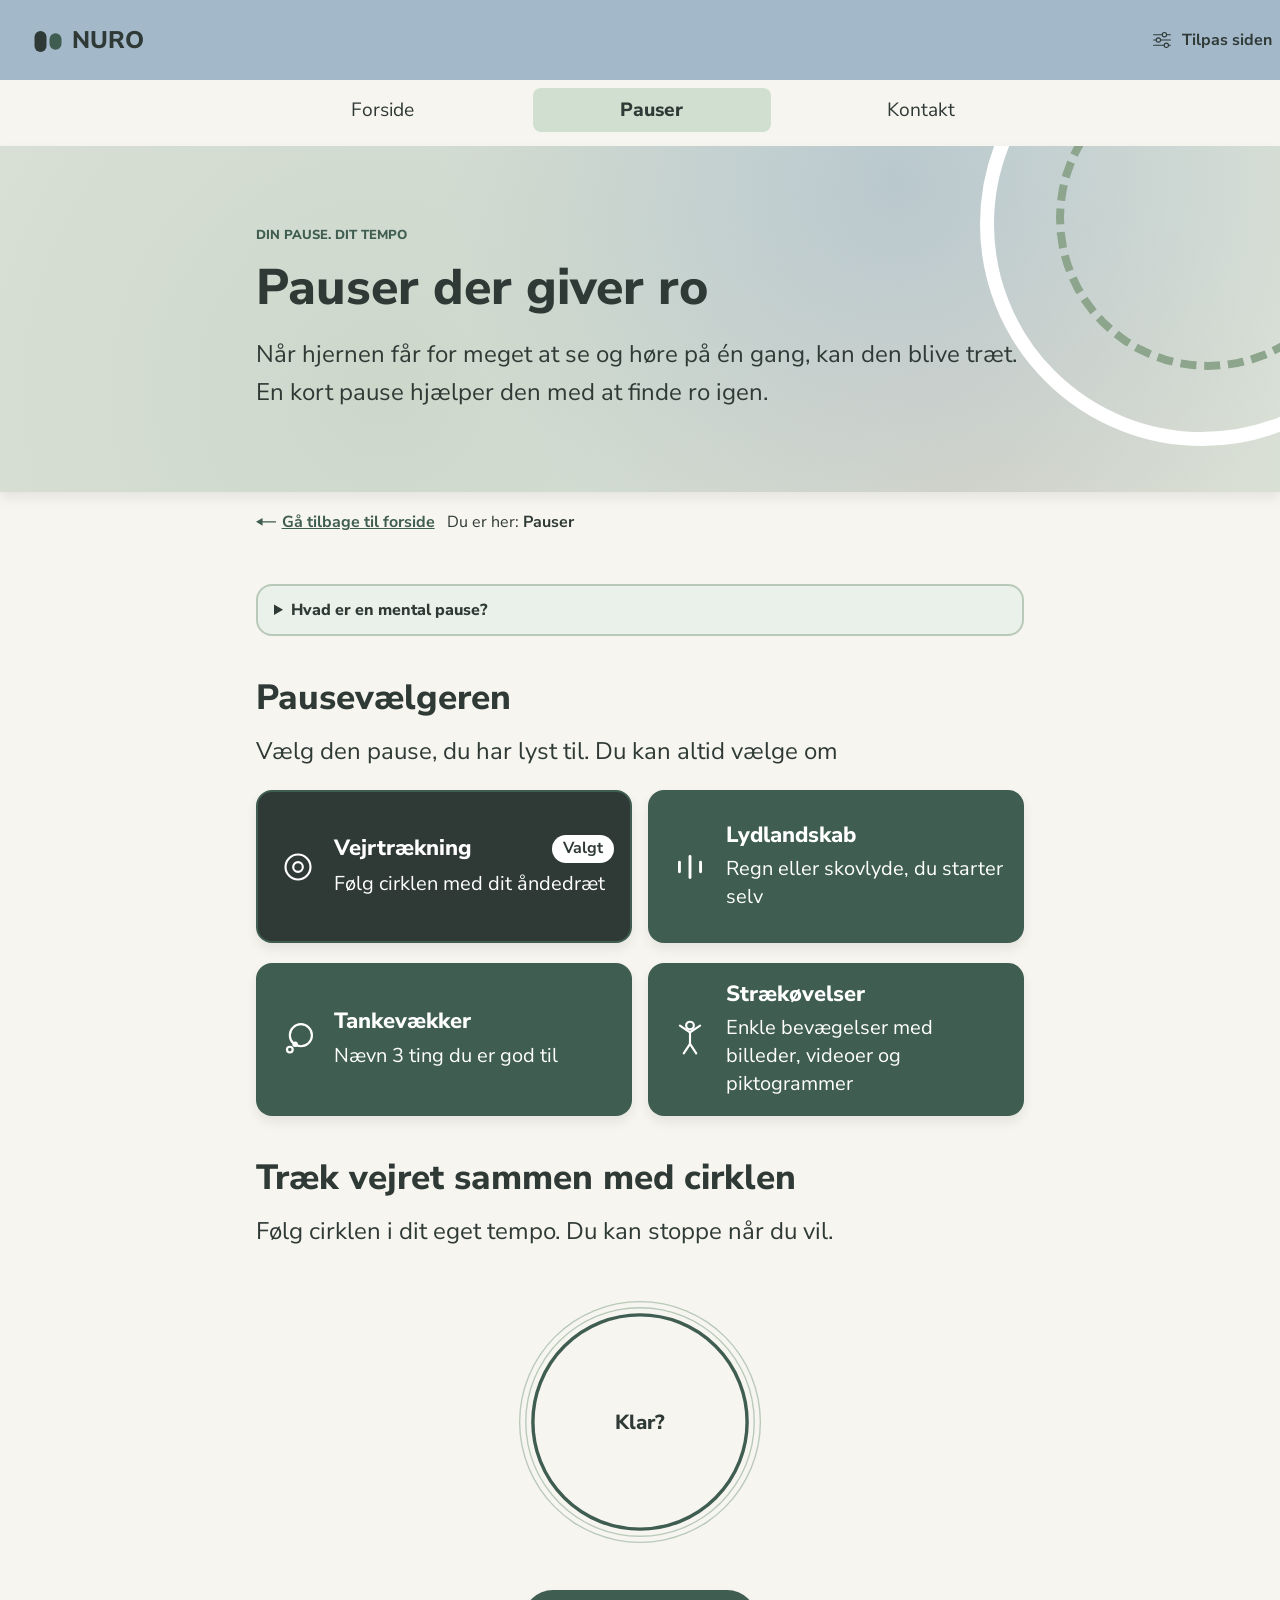
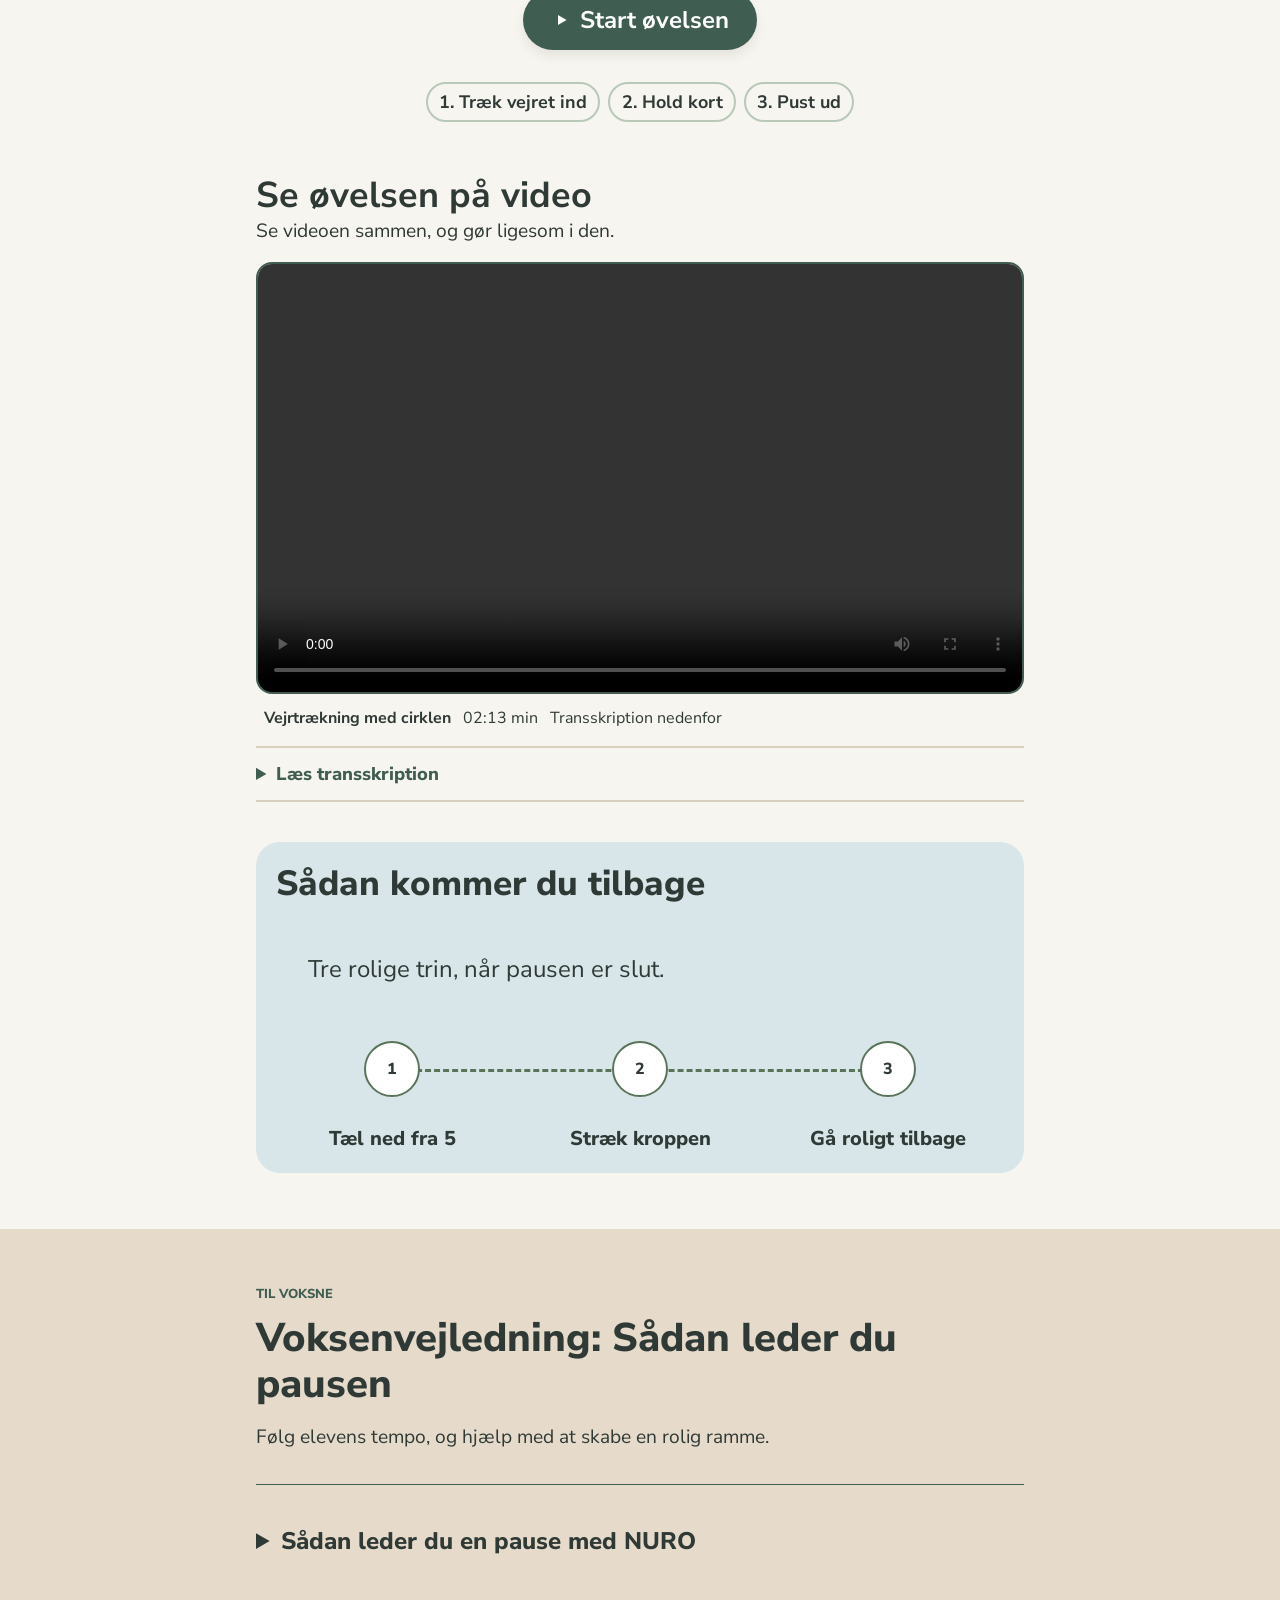
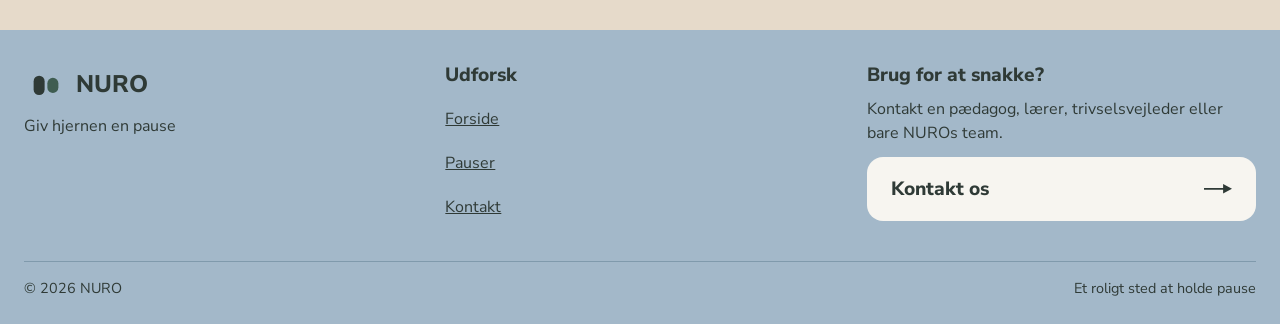
<file: pauser.html>
<!DOCTYPE html>
<html lang="da">
<head>
    <meta charset="UTF-8">
    <meta name="viewport" content="width=device-width, initial-scale=1.0">
    <title>NURO - Pauser</title>

    <link rel="stylesheet" href="css/pause.css">
    <link rel="stylesheet" href="css/forside.css">

    <link rel="preconnect" href="https://fonts.googleapis.com">
    <link rel="preconnect" href="https://fonts.gstatic.com" crossorigin>
    <link href="https://fonts.googleapis.com/css2?family=Nunito+Sans:ital,opsz,wght@0,6..12,200..1000;1,6..12,200..1000&display=swap" rel="stylesheet">

</head>
<body>

    <!-- header -->
    <header class="sideheader">
    <div class="header-indhold">
        <a href="index.html" class="header-logo">
            <img src="img/ikoner/logo.svg" alt="NURO logo">
            <span>NURO</span>
        </a>

        <button type="button" class="header-tilpas">
            <img src="img/ikoner/tilpas-sliders.svg" alt="Tilpas side knap">
            <span>Tilpas siden</span>
        </button>
    </div>

    <nav class="header-nav" aria-label="Hoved navigation">
            <ul>
                <li><a href="index.html" >Forside</a></li>
                <li><a href="pauser.html" aria-current="page">Pauser</a></li>
                <li><a href="kontakt.html">Kontakt</a></li>
            </ul>
        </nav>
</header>


<main>

    <!-- Pause forside -->
    <section class="forside-sektion">
        <p class="overtekst">Din pause. Dit tempo</p>

        <h1 id="pause-overskrift">Pauser der giver ro</h1>
        <p>Når hjernen får for meget at se og høre på én gang, kan den blive træt.<br>En kort pause hjælper den med at finde ro igen.</p>
    </section>

    <section class="pause-indhold">

        <!-- Breadcrumb sti -->
        <nav class="pause-sti" aria-label="Brødkrummesti">
            <a href="index.html">
                <img src="img/ikoner/Arrow 1.svg" alt="pil tilbage">
                Gå tilbage til forside</a>
            <span>Du er her: <strong aria-current="page">Pauser</strong></span>
        </nav>

        <!-- Fold ud til mental pause -->
        <details class="pausefold">
            <summary> Hvad er en mental pause?</summary>
            <p>En mental pause er en kort pause fra det, du er i gang med. Du kan for eksempel trække vejret roligt, lytte til lyde eller strække kroppen. Du vælger selv, hvad du har lyst til at prøve. 
            <br><strong>Til voksne:</strong> I en dansk undersøgelse afprøvede pædagoger pausestole i syv specialklasser som led i et udviklingsprojekt. Nogle elever havde faste pauser, mens andre selv bad om en. Pædagogerne oplevede, at pausestolen gav eleverne mere ro og overskud. <a href="https://bupl.dk/forsknings-og-udviklingspuljer/udviklingspulje/stolen-giver-en-hjernepause-i-klassen">Læs om udviklingsprojektet hos BUPL</a>.</p>
        </details>


        <!-- Pause-valg -->
        <section class="pauser-sektion">
            <h2 id="pausevaelger-overskrift">Pausevælgeren</h2>
            <p>Vælg den pause, du har lyst til. Du kan altid vælge om</p>
        
            <!-- Radioknapper igen -->
            <fieldset class="pauser-kort">
                <legend>Vælg en pause</legend>
        
                <label class="pauser-ovelse">
                    <input type="radio" name="pause" value="vejrtraekning" checked>
                    <span class="pause-top" aria-hidden="true">
                        <img src="img/ikoner/vejrtrkningscirkel.svg" alt="vejrtræknings ikon">
                        <span class="pause-valgt">Valgt</span>
                    </span>
                    <span class="pause-navn">Vejrtrækning</span>
                    <span class="pause-info">Følg cirklen med dit åndedræt</span>
                </label>

                <label class="pauser-ovelse">
                    <input type="radio" name="pause" value="lydlandskab">
                    <span class="pause-top" aria-hidden="true">
                        <img src="img/ikoner/lydhvid.svg" alt="lydlandskabs ikon">
                        <span class="pause-valgt">Valgt</span>
                    </span>
                    <span class="pause-navn">Lydlandskab</span>
                    <span class="pause-info">Regn eller skovlyde, du starter selv</span>
                </label>

                <label class="pauser-ovelse">
                    <input type="radio" name="pause" value="tankevaekker">
                    <span class="pause-top" aria-hidden="true">
                        <img src="img/ikoner/tankehvid.svg" alt="tankevækker ikon">
                        <span class="pause-valgt">Valgt</span>
                    </span>
                    <span class="pause-navn">Tankevækker</span>
                    <span class="pause-info">Nævn 3 ting du er god til</span>
                </label>

                <label class="pauser-ovelse">
                    <input type="radio" name="pause" value="straekovelser">
                    <span class="pause-top" aria-hidden="true">
                        <img src="img/ikoner/hvis-strecth.svg" alt="strækøvelse ikon">
                        <span class="pause-valgt">Valgt</span>
                    </span>
                    <span class="pause-navn">Strækøvelser</span>
                    <span class="pause-info">Enkle bevægelser med billeder, videoer og piktogrammer</span>
                </label>
            </fieldset>
        </section>


        <!-- Vejrtrækningsøvelse -->
        <section class="breath-sektion">
            <h2 id="breath-overskrift">Træk vejret sammen med cirklen</h2>
            <p>Følg cirklen i dit eget tempo. Du kan stoppe når du vil.</p>

            <div class="breath-indhold">
                <p class="breath-cirkel" aria-hidden="true">
                    <span class="fase-klar">Klar?</span>
                    <span class="fase-ind">Træk vejret ind</span>
                    <span class="fase-hold">Hold kort</span>
                    <span class="fase-ud">Pust ud</span>
                </p>

                <label class="start-pause-knap breath-knap">
                    <input class="breath-afspil" type="checkbox">

                    <span class="breath-starttekst">
                        <img src="img/ikoner/playknap-hvid.svg" alt="start pause ikon">
                        <span>Start øvelsen</span>
                    </span>
                    <span class="breath-stoptekst">
                        <span>Stop øvelsen</span>
                    </span>
                </label>

                <ol class="breath-trin">
                    <li>Træk vejret ind</li>
                    <li>Hold kort</li>
                    <li>Pust ud</li>
                </ol>
            </div>
        </section>

        <!--Vejrtrækningsøvelses video-->
        <section class="pause-video">
            <h3>Se øvelsen på video</h3>
            <p class="video-beskrivelse">Se videoen sammen, og gør ligesom i den.</p>

            <video controls playsinline preload="metadata">
                <source src="video/NURO-vejrtraekningsovelse.mp4" type="video/mp4">
            </video>
            <p class="video-info">
                <strong>Vejrtrækning med cirklen</strong>
                <span>02:13 min</span>
                <span>Transskription nedenfor</span>
            </p>

            <!-- Transkriptionsfold -->
            <details class="pause-fold">
                <summary>Læs transskription</summary>
                <p>Nu holder vi en lille pause sammen. Sæt dig godt til rette og læg mærke til cirklen på skærmen. Vi trækker vejret sammen med cirklen. Når cirklen vokser, trækker vi vejret ind. Hold. Og når cirklen skrumper puster vi vejret ud. Klar? Nu vokser cirklen træk vejret ind, hold, og nu bliver cirklen mindre, pust langsom ud. En gang til, ind, hold, og ud... Rigtig godt klaret. Nu kan du vælge. Du kan se videoen igen eller gå roligt tilbage til det du var igang med.
                </p>
            </details>   
        </section>

        
    
        <!-- Trin til pause -->
        <section class="pause-tilbage">
            <h2>Sådan kommer du tilbage</h2>
            <p>Tre rolige trin, når pausen er slut.</p>

            <ol class="trin-kort" role="list">
                <li class="trin">
                    <span class="trin-cirkel" aria-hidden="true">1</span>
                    <span class="trin-tekst">Tæl ned fra 5</span>
                </li>

                <li class="trin">
                    <span class="trin-cirkel" aria-hidden="true">2</span>
                    <span class="trin-tekst">Stræk kroppen</span>
                </li>

                <li class="trin">
                    <span class="trin-cirkel" aria-hidden="true">3</span>
                    <span class="trin-tekst">Gå roligt tilbage</span>
                </li>
            </ol>
        </section>
    </section>

        <!-- Til voksne -->
        <section class="om-nuro-sektion pause-voksne">
            <div class="om-nuro-indhold pause-voksne-indhold">
                <p class="overtekst">TIL VOKSNE</p>
                <h2>Voksenvejledning: Sådan leder du pausen</h2>
                <p class="pause-voksne-intro">Følg elevens tempo, og hjælp med at skabe en rolig ramme.</p>
            

                <hr class="pause-voksne-linje">
                <details class="pause-fold-voksne">
                    <summary>Sådan leder du en pause med NURO</summary>
                    <ol class="pause-fold-tekst">
                        <li>Sæt dig ved siden af eleven, og følg elevens tempo.</li>
                        <li>Lav øvelsen sammen, eller vis videoen først.</li>
                        <li>Giv eleven tid til at afslutte og vende tilbage til timen.</li>
                    </ol>
                </details>
            </div>
        </section>

</main>

<footer class="sidefooter">
    <p class="footer-nuro">
        <a href="index.html" class="footer-logo">
            <img src="img/ikoner/logo.svg" alt="logo">
            <span>NURO</span>
        </a>
        <span class="footer-nuroslogan">Giv hjernen en pause</span>
    </p>

    <nav class="footer-nav" aria-label="Navigation i footer">
        <h3>Udforsk</h3>
        <ul>
            <li><a href="index.html">Forside</a></li>
            <li><a href="pauser.html">Pauser</a></li>
            <li><a href="kontakt.html">Kontakt</a></li>
        </ul>
    </nav>
    <section class="footer-help">
        <h3>Brug for at snakke?</h3>
        <p>Kontakt en pædagog, lærer, trivselsvejleder eller bare NUROs team.</p>
        <a href="kontakt.html" class="footer-kontakt">Kontakt os<img src="img/ikoner/Arrow 2.svg" alt="pil til kontakt"></a>
    </section>
    <p class="footer-bund">
        <span>© 2026 NURO</span>
        <span>Et roligt sted at holde pause</span>
    </p>
</footer>

</body>
</html>
</file>
<file: css/kontakt.css>
*{
    box-sizing: border-box;
    margin: 0;
}
.forside-sektion{
    padding: 3rem 1.5rem;
}
/* dét der kommer fra forside.css */
.forside-sektion > *{
    position: relative;
    z-index: 1;
    max-width: 48rem;
    margin-inline: auto;
}
@media screen and (min-width: 768px){
    .forside-sektion > h1 + p{
        font-size: 1.5rem;
    }
    .pause-sti, .kontakt-oplysninger, .kontakt-voksne, .kontakt-layout{
        max-width: 51rem;
    }
}


/* pause sti */
.pause-sti{
    display: flex;
    flex-wrap: wrap;
    align-items: center;
    gap: 0.25rem 0.75rem;
    padding: 0.5rem 0;
}
.pause-sti a{
    display: inline-flex;
    align-items: center;
    gap: 0.35rem;
    min-height: 2.75rem;
    color: #3F5D51;
    font-weight: 700;
    text-decoration: underline;
}
.pause-sti img{
    width: 1.25rem;
}

.pause-sti, .kontakt-oplysninger, .kontakt-voksne, .kontakt-layout{
    box-sizing: border-box;
    width: 100%;
    max-width: 51rem;
    margin-right: auto;
    margin-left: auto;
    padding-right: 1.5rem;
    padding-left: 1.5rem;
    color: #2F3A36;
}
/* pausesti slut */

/* fælles */
.kontakt-oplysninger, .kontakt-voksne, .kontakt-layout{
    margin-top: 2.5rem;
}
.kontakt-oplysninger h2,
.kontakt-voksne h2,
.kontakt-formular h2,
.kontakt-faq h2{
    margin: 0 0 0.5rem;
    color: #2F3A36;
    font-size: 1.75rem;
    line-height: 1.2;
}
.kontakt-oplysninger > p,
.kontakt-voksne > p{
    margin-top: 0;
    line-height: 1.6;
}

@media screen and (min-width: 768px){
    .kontakt-oplysninger h2,
    .kontakt-voksne h2,
    .kontakt-formular h2,
    .kontakt-faq h2,
    .om-nuro-indhold h2{
        font-size: 2.2rem;
    }
}

/* kontakt og svar */
.kontakt-oplysning{
    display: flex;
    align-items: center;
    gap: 1rem;
    margin-top: 0.75rem;
    padding: 0.9rem 1rem;
    border: 2px solid #B8C9B8;
    border-radius: 0.75rem;
}
.kontakt-oplysning img{
    flex: 0 0 3rem;
    width: 3rem;
    height: 3rem;
    padding: 0.6rem;
    border-radius: 50%;
    background-color: #D0DfD0;
    object-fit: contain;
}
.kontakt-oplysning h3{
    margin: 0 0 0.2rem;
    color: #3F5D51;
    font-size: 1rem;
    text-transform: uppercase;
}
.kontakt-oplysning p{
    margin: 0;
    font-size: 1.2rem;
}
.kontakt-oplysning a{
    color: #2F3A36;
    font-size: 1.2rem;
}
.kontakt-oplysninger-top{
    display: flex;
    align-items: center;
    justify-content: space-between;
    gap: 1.5rem;
}
.kontakt-oplysninger-top > div{
    flex: 1;
    min-width: 0;
}
.kontakt-figur{
    display: block;
    flex: 0 0 6rem;
    width: 5rem;
    height: 6rem;
    object-fit: contain;
}

@media screen and (min-width: 768px){
    .kontakt-oplysninger{
        display: grid;
        grid-template-columns: repeat(2, minmax(0, 1fr));
        gap: 0.75rem 1rem;
    }
    .kontakt-oplysninger h2,
    .kontakt-oplysninger > p{
        grid-column: 1 / -1;
    }
    .kontakt-oplysning{
        min-width: 0;
        margin-top: 0;
        padding: 0.65rem 0.85rem;
    }
    .kontakt-oplysning img{
        flex-basis: 2.5rem;
        width: 2.5rem;
        height: 2.5rem;
    }
    .kontakt-oplysninger-top{
        grid-column: 1 / -1;
    }
    .kontakt-figur{
        flex-basis: 10rem;
        width: 10rem;
        height: 10rem;
    }
}
/* kontakt og svar slut */


/* valg af voksen */
.kontakt-voksenliste{
    display: grid;
    gap: 1rem;
    margin-top: 1.25rem;
}
.kontakt-voksen{
    display: flex;
    align-items: center;
    gap: 1rem;
    padding: 1rem;
    border: 2px solid #B8C9B8;
    border-radius: 0.75rem;
}
.kontakt-voksen > img{
    flex: 0 0 4rem;
    width: 4rem;
    height: 4rem;
    padding: 0.75rem;
    border-radius: 50%;
    background-color: #D0DfD0;
    object-fit: contain;
}
.kontakt-voksen h3{
    margin: 0 0 0.4rem;
    font-size: 1.2rem;
}
.kontakt-voksen p{
    margin: 0 0 0.75rem;
    line-height: 1.4;
}
.kontakt-voksen a{
    display: inline-block;
    padding: 0.4rem 0.8rem;
    border: 2px solid #3F5D51;
    border-radius: 2rem;
    color: #3F5D51;
    font-weight: 700;
    text-decoration: none;
}
.kontakt-voksen a:hover{
    background-color: #3F5D51;
    color: white;
}

@media screen and (min-width: 768px){
    .kontakt-voksenliste{
        grid-template-columns: repeat(2, minmax(0, 1fr));
        gap: 1.25rem;
    }
    .kontakt-voksen{
        align-items: flex-start;
        padding: 1rem;
    }
    .kontakt-voksen > img{
        flex-basis: 3rem;
        width: 4rem;
        height: 4rem;
        padding: 0.5rem;
    }
    .kontakt-voksen h3{
        font-size: 1.4rem;
    }
    .kontakt-voksen p,
    .kontakt-voksen a{
        font-size: 1.2rem;
    }
}
/* valg af voksen slut */


/* formular */
.kontakt-layout{
    box-sizing: border-box;
    display: grid;
    gap: 2rem;
    width: 100%;
    max-width: 76rem;
    margin: 3rem auto;
    padding: 0 1.5rem;
    color: #2F3A36;
}
.kontakt-formular,
.kontakt-faq{
    min-width: 0;
}
.kontakt-formular h2,
.kontakt-faq h2{
    margin: 0 0 0.5rem;
    font-size: 1.6rem;
    line-height: 1.2;
}
.kontakt-formular > p,
.kontakt-faq > p{
    line-height: 1.6;
}
.kontakt-status{
    margin: 1.25rem 0;
    padding: 0.9rem 1rem;
    border: 2px solid #B8C9B8;
    border-radius: 0.75rem;
    background: #E3E9DF;
    color: #3F5D51;
    font-weight: 800;
    font-size: 1rem;
}
.formular-felt{
    margin-bottom: 1.25rem;
}
.formular-felt label{
    display: block;
    margin-bottom: 0.45rem;
    font-weight: 800;
}
.formular-felt input,
.formular-felt select,
.formular-felt textarea{
    box-sizing: border-box;
    width: 100%;
    padding: 0.75rem 0.85rem;
    border: 2px solid #B8C9B8;
    border-radius: 0.65rem;
    background: #F7F5F0;
    color: #2F3A36;
    font: inherit;
}
.formular-felt textarea {
    min-height: 8rem;
}
.kontakt-formular > p{
    line-height: 1.6;
}
.kontakt-status{
    margin: 1.25rem 0;
    padding: 0.9rem 1rem;
    border: 2px solid #B8C9B8;
    border-radius: 0.75rem;
    background-color: #E3E9DF;
    color: #3F5D51;
    font-weight: 800;
}
.formular-felt{
    margin-bottom: 1.25rem;
}
.formular-felt label{
    display: block;
    margin-bottom: 0.45rem;
    font-weight: 800;
    font-size: 1.2rem;
}
.formular-felt input,
.formular-felt select,
.formular-felt textarea{
    box-sizing: border-box;
    width: 100%;
    padding: 0.75rem 0.85rem;
    border: 2px solid #B8C9B8;
    border-radius: 0.65rem;
    background-color: #F7F5F0;
    color: #2F3A36;
    font: inherit;
}
.formular-felt textarea{
    min-height: 8rem;
}
.formular-felt > p{
    margin: 0.4rem 0 0;
    font-size: 1rem;
    line-height: 1.5;
}
.kontakt-formular button{
    min-height: 3rem;
    padding: 0.7rem 1.5rem;
    border: 0;
    border-radius: 2rem;
    background-color: #3F5D51;
    color: white;
    font: inherit;
    font-weight: 700;
    cursor: pointer;
    font-size: 1.2rem;
    box-shadow: 0 6px 12px rgba(0, 0, 0, 0.075);
}
.kontakt-formular button:hover{
    background-color: #2F3A36;
}
/* formular slut */

/* FAQ */
.kontakt-faq{
    align-self: start;
    padding: 1.5rem;
    border-radius: 1rem;
    background: #d8e5e8;
}
.kontakt-faq > p{
    margin: 0 0 1.25rem;
}
.kontakt-faq details{
    margin-bottom: 0.75rem;
    padding: 0.15rem 1rem;
    border-radius: 0.75rem;
    background: white;
}
.kontakt-faq summary{
    padding: 0.8rem 0;
    color: #2F3A36;
    font-weight: 800;
    font-size: 1.2rem;
    line-height: 1.4;
    cursor: pointer;
}
.kontakt-faq summary::marker{
    color: #3F5D51;
}
.kontakt-faq details p{
    margin: 0;
    padding: 0 0 0.9rem;
    line-height: 1.6;
    font-size: 1.2rem;
}
.kontakt-faq a{
    color: #3F5D51;
    font-weight: 700;
}

@media screen and (min-width: 768px){
    .kontakt-layout{
        max-width: 51rem;
    }
}
/* faq slut */

/* om nuro start */
.om-nuro-sektion{
    padding: 2.5rem 1.5rem;
    background-color: #D9CFC0;
    color: #2F3A36;
}
.om-nuro-indhold{
    width: 100%;
    max-width: 48rem;
    margin: 0 auto;
}
.om-nuro-indhold h2{
    margin: 0.5rem 0 0.75rem 0;
    font-size: 1.6rem;
    line-height: 1.3;
}
.om-nuro-indhold > p{
    margin: 0;
    line-height: 1.5;
}
.om-nuro-indhold .om-nuro-tryghed{
    margin-top: 1.25rem;
    padding: 1rem 1.25rem;
    border-radius: 0.75rem;
    background-color: #F7F5F0;
    font-size: 1rem;
    font-weight: 700;
    line-height: 1.5;
}
/* om nuro slut */
</file>
<file: css/pause.css>
*{
    box-sizing: border-box;
    margin: 0;
}
.forside-sektion{
    padding: 3ren 1.5rem;
}
/* dét der kommer fra forside.css */
.forside-sektion > *{
    position: relative;
    z-index: 1;
    max-width: 48rem;
    margin-inline: auto;
    /* https://www.w3schools.com/cssref/css_pr_margin-inline.php */
}
@media screen and (min-width: 768px){
    .forside-sektion > h1 + p{
        font-size: 1.5rem;
    }
}
/* Hele pausesiden */
.pause-indhold{
   /* 48rem + 1.5rem luft i hver side=51 */
   max-width: 51rem;
   margin: 0 auto;
   padding: 0 1.5rem 3rem;
}
.pause-sti{
    display: flex;
    flex-wrap: wrap;
    align-items: center;
    gap: 0.25rem 0.75rem;
    padding: 0.5rem 0;
}
.pause-sti a{
    display: inline-flex;
    align-items: center;
    gap: 0.35rem;
    min-height: 2.75rem;
    color: #3F5D51;
    font-weight: 700;
    text-decoration: underline;
}
.pause-sti img{
    width: 1.25rem;
}
/* fælles til foldud */
.pause-indhold details{
    border: 0.125rem solid #B8C9B8;
    border-radius: 1rem;
}
.pause-indhold summary{
    padding: 0.75rem 1rem;
    font-weight: 800;
    line-height: 1.5;
    cursor: pointer;
}
/* tastatur */
.pause-indhold summary:focus-visible{
    outline: 0.2rem solid #3F5D51;
    outline-offset: 0.25rem;
}
.pause-indhold details > p{
    padding: 0 1rem 1rem;
}



/* Hvad er en mental pause fold */
.pausefold{
    background-color: #EAF1EA;
    margin-top: 2rem;
}
.pausefold > p > strong{
    display: block;
    margin-top: 0.75rem;
}
.pausefold a{
    color: #3F5D51;
    text-decoration: underline
}
/* Mental pause fold slut */



/* Pausevælgeren */
.pause-indhold .pauser-sektion{
    margin-top: 2.5rem;
    padding: 0;
}
.pause-indhold .pauser-kort{
    display: grid;
    grid-template-columns: repeat(2, minmax(0, 1fr));
    grid-auto-rows: 1fr;
    gap: 1.25rem 1rem;
    min-width: 0;
    margin-top: 1.25rem;
    padding: 0;
    border: 0;
}
.pauser-kort > legend, .pauser-kort > label input[type="radio"]{
    position: absolute;
    width: 0.05rem;
    height: 0.05rem;
    margin: 0;
    padding: 0;
    overflow: hidden;
    clip-path: inset(50%);
    white-space: nowrap;
}
.pauser-kort > label{
    position: relative;
    display: flex;
    flex-direction: column;
    align-items: flex-start;
    gap: 0.35rem;
    min-width: 0;
    min-height: 8.5rem;
    padding: 0.65rem;
    border: 2px solid transparent;
    border-radius: 1rem;
    background-color: #3F5D51;
    box-shadow: 0 6px 12px rgba(0, 0, 0, 0.075);
    color: white;
    cursor: pointer;
}
.pauser-kort > label:hover{
  background-color: #2F3A36;
}
.pause-top{
    display: flex;
    flex-wrap: wrap;
    align-items: center;
    justify-content: space-between;
    gap: 0.25rem;
    width: 100%;
    margin-bottom: 0.25rem;
}
.pause-top img{
    display: block;
    width: 3rem;
    height: 3rem;
    object-fit: contain;
}
.pause-valgt{
    display: none;
    padding: 0.3rem 0.7rem;
    border-radius: 2rem;
    background-color: white;
    color: #2F3A36;
    font-size: 16px;
    font-weight: 700;
    line-height: 1.2;
}
.pauser-kort > label .pause-navn{
    margin: 0;
    font-size: 22px;
    font-weight: 800;
    line-height: 1.25;
}
.pause-info{
    font-size: 20px;
    line-height: 1.4;
}
.pauser-kort > label:has(input:checked){
    border-color: #3F5D51;
    background-color: #2F3A36;
}
.pauser-kort > label:has(input:checked) .pause-valgt{
    display: inline-block;
}
/* tastatur */
.pauser-kort > label:has(input:focus-visible){
    outline: 3px solid #2F3A36;
    outline-offset: 0.2rem;
}
@media screen and (min-width: 768px){
    .pauser-kort > label{
        display: grid;
        grid-template-columns: 3rem minmax(0, 1fr) auto;
        grid-template-rows: auto;
        align-content: center;
        column-gap: 0.75rem;
        row-gap: 0.35rem;
        padding: 1rem;
    }
    .pause-top{
        display: contents;
    }
    .pause-top img{
        grid-column: 1;
        grid-row: 1 / 3;
        align-self: center;
        width: 4rem;
        height: 4rem;
    }
    .pause-valgt{
        grid-column: 3;
        grid-row: 1;
        align-self: start;
    }
    .pauser-kort > label .pause-navn{
        grid-column: 2;
        grid-row: 1;
    }
    .pause-info{
        grid-column: 2 / -1;
        grid-row: 2;
    }
}
/* Pausevælger slut */


/* Vejrtrækningsøvelsen */
.breath-sektion{
    margin-top: 2.5rem;
}
/* når pausen vælges og det bliver vist */
.pause-indhold:not(:has(input[name="pause"][value="vejrtraekning"]:checked)) > .breath-sektion{
    display: none;
}
.breath-indhold{
    --rytme: 10s;
    /* custom property https://developer.mozilla.org/en-US/docs/Web/CSS/Guides/Cascading_variables/Using_custom_properties */
    display: grid;
    justify-items: center;
    gap: 1.25rem;
    margin-top: 1.5rem;
}
/* de to cirkler */
.breath-cirkel{
    position: relative;
    width: min(15rem, 85%);
    aspect-ratio: 1;
    margin: 1.25rem 0;
    border: 4px solid #3F5D51;
    border-radius: 50%;
    background-color: #F7F5F0;
    box-shadow:
        0 0 0 0.35rem #F7F5F0,
        0 0 0 0.45rem #B8C9B8,
        0 0 0 0.8rem #F7F5F0,
        0 0 0 0.9rem #B8C9B8;
    text-align: center;
    font-weight: 800;
    font-size: 24px;
    line-height: 1.25;
    transform: scale(0.85);
}
.breath-cirkel span{
    position: absolute;
    inset: 0;
    display: grid;
    place-items: center;
    padding: 20%;
    opacity: 0;
}
.breath-cirkel .fase-klar{
    opacity: 1;
}
/* start+stop knap*/
.breath-starttekst, .breath-stoptekst{
    align-items: center;
    justify-content: center;
    gap: 0.6rem;
    display: flex;
}
.breath-stoptekst,
.breath-afspil:checked + .breath-starttekst{
     display: none;
}
.breath-afspil:checked ~ .breath-stoptekst{
    display: flex;
    flex-direction: row;
    align-items: center;
    justify-content: center;
    gap: 0.5rem;
    white-space: nowrap;
}
.start-pause-knap .breath-starttekst img,
.start-pause-knap .breath-stoptekst img{
    display: block;
    width: 1.25rem;
    height: 1.25rem;
    object-fit: contain;
    flex: 0 0 1.25rem;
}
.breath-knap{
    position: relative;
    width: auto;
    min-width: 10rem;
    min-height: 2.75rem;
    padding: 0.5rem 1rem;
    font-size: 20px;
    cursor: pointer;
}
.breath-afspil{
    position: absolute;
    width: 0.05rem;
    height: 0.05em;
    margin: 0;
    clip-path: inset(50%);
}
/* tastatur */
.breath-knap:has(.breath-afspil:focus-visible){
    outline: 0.1875rem solid #2F3A36;
    outline-offset: 0.25rem;
}
.breath-stoptekst,
.breath-afspil:checked + .breath-starttekst{
    /* + --> vælger elementet der står direkte efter det første element */
    display: none;
}
.breath-afspil:checked ~.breath-stoptekst{
    /* ~ --> vælger matvhende elemter, der står senere ved siden af det første */
    display: inline;
}
.breath-trin{
    display: flex;
    flex-wrap: wrap;
    justify-content: center;
    gap: 0.5rem;
    margin: 0.75rem;
    padding: 0;
    list-style-position: inside;
}
.breath-trin li{
    position: relative;
    isolation: isolate;
    padding: 0.35rem 0.7rem;
    border: 0.125rem solid #B8C9B8;
    border-radius: 2rem;
    background-color: #F7F5F0;
    font-size: 18px;
    font-weight: 700;
}
.breath-trin li::before{
    content: "";
    position: absolute;
    inset: 0;
    z-index: -1;
    border-radius: 2rem;
    background-color: #D0DFD0;
    opacity: 0;
}
/* rytme af trin og cirkel*/
.breath-indhold:has(.breath-afspil:checked) .fase-klar {
    opacity: 0;
}
/*infinte-->gentager indtil den stoppes*/
/* custom property+var bestemmer hvor lang runden varer */
/* step end-->timing funktionen til at skifte ved trin */
.breath-indhold:has(.breath-afspil:checked) .fase-ind,
.breath-indhold:has(.breath-afspil:checked) .breath-trin li:nth-child(1)::before{
    animation: breath-vis-ind var(--rytme) step-end infinite; 
}
.breath-indhold:has(.breath-afspil:checked) .fase-hold,
.breath-indhold:has(.breath-afspil:checked) .breath-trin li:nth-child(2)::before{
    animation: breath-vis-hold var(--rytme) step-end infinite;
}
.breath-indhold:has(.breath-afspil:checked) .fase-ud,
.breath-indhold:has(.breath-afspil:checked) .breath-trin li:nth-child(3)::before{
    animation: breath-vis-ud var(--rytme) step-end infinite;
}

/* https://www.w3schools.com/cssref/atrule_keyframes.php */
/* 0% er starten og 100% er slutningen */
@keyframes breath-rytme{
    0%, 100% {transform: scale(0.85);}
    40%, 60% {transform: scale(1);}
}
/* cirklen vokser fra 0-40, være stor fra til 60 og. mindre frem mod 100 */
/* scale(0.85) --> 85% af størrelsen*/
@keyframes breath-vis-ind{
    0% {opacity: 1;}
    40%, 100% {opacity: 0;}
}
@keyframes breath-vis-hold{
    0%, 60%, 100% {opacity: 0;}
    40% {opacity: 1;}
}
@keyframes breath-vis-ud{
    0% {opacity: 0;}
    60%, 100% {opacity: 1;}
}

@media screen and (min-width: 768px){
    .breath-sektion > h2 + p{
        font-size: 1.5rem;
    }
    .breath-cirkel{
        width: 16rem;
    }
}
/* følger brugerens indstilling. */
@media (prefers-reduced-motion: no-preference) {
    .breath-indhold:has(.breath-afspil:checked) .breath-cirkel {
        animation: breath-rytme var(--rytme) ease-in-out infinite;
    }
}
/* Vejrtrækningsøvelse slut */



/* Video */
.pause-video{
    margin-top: 2.5rem;
}
.pause-video > h3{
    font-size: 2.25rem;
    line-height: 1.2;
}
.pause-video .video-beskrivelse{
    font-size: 1.2rem;
    line-height: 1.5;
}
.pause-video video{
    display: block;
    width: 100%;
    margin-top: 1rem;
    aspect-ratio: 16 / 9;
    border: 0.125rem solid #3F5D51;
    border-radius: 1rem;
    background-color: #EAF1EA;
    object-fit: contain;
}
/* tast */
.pause-video video:focus-visible,
.pause-video .pause-fold summary:focus-visible{
    outline: 0.125rem solid #2F3A36;
    outline-offset: 0.125rem;
}
.pause-video .video-info{
    display: flex;
    flex-wrap: wrap;
    align-items: center;
    gap: 0.25rem 0.75rem;
    margin: 0.75rem 0 0;
    padding: 0 0.5rem;
    color: #2F3A36;
    font-size: 1rem;
    line-height: 1.5;
}
/* transkription fold */
.pause-video .pause-fold{
    margin-top: 1rem;
    border: 0;
    border-radius: 0;
    border-top: 2px solid #D9CFC0;
    border-bottom: 2px solid #D9CFC0;
    background: transparent;
    box-shadow: none;
}
.pause-video .pause-fold summary{
    padding: 0.85rem 0;
    color: #3F5D51;
    font-size: 1rem;
    font-weight: 800;
    line-height: 1.4;
    cursor: pointer;
}
.pause-video .pause-fold > p{
    margin: 0;
    padding: 0 0 1rem;
    color: #2F3A36;
    font-size: 1rem;
    line-height: 1.6;
}
@media screen and (min-width: 768px){
    .pause-video .pause-fold summary{
        font-size: 1.15rem;
    }
    .pause-video .pause-fold > p{
        font-size: 1.2rem;
    }
}
/* Video slut */



/* Sådan kommer du tilbage */
.pause-tilbage{
    margin-top: 2.5rem;
    padding: 1.25rem;
    border-radius: 1.5rem;
    background-color: #D8E6E9;
}
.pause-tilbage .trin-kort{
    margin-top: 1.25rem;
}
.pause-tilbage .trin-cirkel{
    font-weight: 800;
}
@media screen and (min-width: 768px){
    .pause-tilbage > h2 + p{
        font-size: 1.5rem;
        padding: 2rem;
        border-radius: 2rem;
    }
}
/* Sådan kommer du tilbage */


/* Til voksne fold ud*/
.pause-voksne{
    margin-top: 0.5rem;
    margin-bottom: 0;
}
.pause-voksne h2{
    margin: 0 0 1rem;
    font-size: 2rem;
    line-height: 1.15;
}
.pause-voksne-intro{
    max-width: 36rem;
    margin: 0;
    font-size: 1.2rem;
    line-height: 1.5;
}
.pause-voksne-linje{
    margin: 2rem 0 1.5rem;
    border: 0;
    border-top: 1px solid #3F5D51;
}
.pause-voksne details{
    border: 0;
    border-radius: 0;
    background: transparent;
    box-shadow: none;
}
.pause-fold-voksne summary{
    padding: 1rem 0;
    color: #2F3A36;
    font-size: 1.25rem;
    font-weight: 800;
    line-height: 1.4;
    cursor: pointer;
}
.pause-fold-tekst{
    max-width: 38rem;
    margin: 0;
    padding: 0 0 1.5rem 1.5rem;
    font-size: 1rem;
    line-height: 1.7;
}
.pause-fold-tekst li{
    padding-left: 0.4rem;
    margin-bottom: 0.5rem;
}
.pause-fold-tekst li:last-child{
    margin-bottom: 0;
}
.pause-voksne details.pause-fold-voksne summary:focus-visible{
    outline: 0.15rem solid #2F3A36;
    outline-offset: 0.2rem;
}
@media screen and (min-width: 768px){
    .pause-voksne h2{
        font-size: 2.5rem;
    }
    .pause-fold-voksne summary{
        font-size: 1.5rem;
    }
    .pause-fold-tekst{
        font-size: 1.2rem;
    }
}
/* Til voksne slut*/
</file>
<file: css/forside.css>
/* mobile first approach */
/* https://getbootstrap.com/docs/5.3/layout/breakpoints/ = 768px som standardværdi
--> 768px=48rem */
*{
    box-sizing: border-box;
    margin: 0;
}
body{
    font-family: "nunito sans", sans-serif;
    background-color: #F7F5F0;
    color: #2F3A36;
}


/* HEADER */
.sideheader{
  background-color: #A3B8C9;
  color: #2F3A36;
}
.header-indhold{
  display: grid;
  grid-template-columns: minmax(0, 1fr) auto;
  align-items: center;
}
.header-logo{
  grid-column: 1;
  grid-row: 1;
  justify-self: start;
  display: flex;
  align-items: center;
  min-height: 3.75rem;
  padding: 1rem 0;
  font-size: 1.4rem;
  font-weight: 800;
  text-decoration: none;
  color: #2F3A36;
}
.header-logo img{
  width: 3rem;
  height: 3rem;
  flex-shrink: 0;
}
.header-tilpas{
  grid-column: 2;
  grid-row: 1;
  justify-self: end;
  display: inline-flex;
  align-items: center;
  gap: 0.5rem;
  min-height: 2.75rem;
  padding: 0.5rem;
  border: 0;
  background: transparent;
  color: #2F3A36;
  font: inherit;
  font-weight: 700;
  text-decoration: none;
  white-space: nowrap;
  cursor: pointer;
}
.header-tilpas:hover{
  text-decoration: underline;
}
.header-tilpas:focus-visible{
  outline: 2px solid #2F3A36;
  outline-offset: 0.15rem;
}
.header-tilpas img{
  display: block;
  width: 1.5rem;
  height: 1.5rem;
  flex: 0 0 auto;
}
.header-nav{
  grid-column: 1 /-1;
  grid-row: 2;
  padding: 0.5rem 0.25rem 0.9rem;
  background-color: #F7F5F0;
}
.header-nav ul{
  display: grid;
  grid-template-columns: repeat(3, minmax(0, 1fr));
  gap: 0.5rem;
  margin: 0;
  padding: 0;
  list-style: none;
}
.header-nav a{
  display: flex;
  align-items: center;
  justify-content: center;
  min-height: 2.75rem;
  padding: 0.5rem 0.25rem;
  border-radius: 0.5rem;
  color: #2F3A36;
  font-size: 1.2rem;
  text-align: center;
  text-decoration: none;
}
/* den aktive side */
.header-nav a:hover,
.header-nav a[aria-current="page"]{
  background-color: #d0dfd0;
}
.header-nav a[aria-current="page"]{
  font-weight: 800;
}
.sideheader :focus-visible{
  outline: 0.15rem solid #2F3A36;
  outline-offset: 0.15rem;
}
@media screen and (min-width: 768px){
  .header-indhold, .header-nav ul{
    padding-left: 1.5rem;
    padding-left: 1.5rem;
  }
  .header-logo{
    font-size: 1.5rem;
  }
  .header-nav ul{
    max-width: 50rem;
    margin: 0 auto;
    gap: 2rem;
  }
}
/* HEADER SLUT */


/* generel styling */
h1{
  margin-bottom: 1rem;
  font-size: 40px;
  font-weight: 800;
  line-height: 1.25;
}
h2{
  font-size: 30px;
  font-weight: 800;
  margin-bottom: 0.75rem;
  line-height: 1.25;
}
h3{
  font-size: 20px;
  line-height: 1.4;
}
p{
  font-size: 20px;
  line-height: 1.6;
}
img{
  display: block;
  max-width: 100%;
  height: auto;
}
a{
  text-decoration: none;
}
/* synlig markering med tastatur */
a:focus-visible{
  outline: 0.25rem solid #2F3A36;
  outline-offset: 0.25rem;
}
.overtekst{
  font-size: 13px;
  font-weight: 800;
  line-height: 1.4;
  text-transform: uppercase;
  color: #3F5D51;
  margin-bottom: 0.75rem;
}
@media screen and (min-width:769px){
  h1{
    font-size: 50px;
  }
  h2{
    font-size: 35px;
  }
  p{
    font-size: 24px;
  }
}
/* Startside START */
.forside-sektion{
  position: relative;
  overflow: hidden;
  padding: 6rem 1.5rem;
  background:
  radial-gradient(circle at 70% 10%, #a3b8c996 0px, transparent 450px),
  radial-gradient(circle at 30% 70%, #b8c9b860 0px, transparent 500px),
  radial-gradient(circle at 75% 100%, #d9cfc07c 0px, transparent 350px),
  #b8c9b87a;
  box-shadow: 0 6px 12px rgba(0, 0, 0, 0.075);
}
/* bruger ::before og ::after til cirklerne på startsiden */
.forside-sektion::before{
  content: "";
  /* tom pseudo-element tegner cirklerne bag indhold */
  position: absolute;
  z-index: 0;
  /* noter */
  width: 18.75rem;
  height: 18.75rem;
  top: -7.5rem;
  right: -7.5rem;
  border: 0.9rem solid white;
  border-radius: 50%;
  pointer-events: none;
  /* skal ikke ligne at man kan trykke på den */
}
.forside-sektion::after{
  content: "";
  position: absolute;
  z-index: 0;
  width: 12.5rem;
  height: 12.5rem;
  top: -4.6rem;
  right: -4.6rem;
  border: 0.5rem dashed #8DA58D;
  border-radius: 50%;
  pointer-events: none;
}

.forside-indhold{
  width: 100%;
  position: relative;
  z-index: 1;
  max-width: 48rem;
  margin: 0 auto;
}
.forside-indhold > h1 + p{
  max-width: 42rem;
  margin-bottom: 2rem;
}
.forside-knapper{
  display: flex;
  flex-wrap: wrap;
  gap: 1rem;
}
.start-pause-knap, .mental-pause-knap{
  display: flex;
  align-items: center;
  justify-content: center;
  gap: 0.5rem;
  width: 100%;
  min-height: 3.5rem;
  padding: 0.75rem 1.25rem;
  border-radius: 3rem;
  font-size: 22px;
  font-weight: 700;
  line-height: 1.4;
  text-align: center;
  box-shadow: 0 6px 12px rgba(0, 0, 0, 0.075);
}
.start-pause-knap{
  background-color: #3F5D51;
  color: white;
}
.start-pause-knap:hover{
  background-color: #2F3A36;
}
.mental-pause-knap{
  background-color: transparent;
  color: #3F5D51;
  border: 4px solid #3F5D51;
}
.mental-pause-knap:hover{
  background-color: #2F3A36;
  color: white;
}
.play-knap{
  flex-shrink: 0;
  /* kommentar */
  width: 2rem;
  height: 2rem;
}

@media screen and (min-width: 769px){
  .forside-sektion{
    padding: 5rem 3rem;
  }
  .forside-sektion::before{
    width: 26rem;
    height: 26rem;
    top: -9rem;
    right: -9rem;
  }
  .forside-sektion::after{
    width: 18rem;
    height: 18rem;
    top: -5rem;
    right: -5rem;
  }
  .forside-indhold > h1 + p{
    font-size: 24px;
  }
  .start-pause-knap, .mental-pause-knap{
    width: auto;
    min-height: 3.75rem;
    padding: 0.75rem 1.75rem;
    font-size: 24px;
  }
}
/* Startside SLUT */

/* Pausevalg START */
.pauser-sektion{
  padding: 2.5rem 1.5rem;
}
.pauser-indhold{
  width: 100%;
  max-width: 48rem;
  margin: 0 auto;
}
.pauser-indhold > p{
  margin-bottom: 1.5rem;
}
.pauser-kort{
  display: grid;
  grid-template-columns: repeat(3, minmax(0, 1fr));
  gap: 0.5rem;
  padding: 0;
  list-style: none;
}
.pauser-kort > li{
  min-width: 0;
}
.pause-minutter{
  display: flex;
  flex-direction: column;
  align-items: center;
  justify-content: center;
  min-height: 10.5rem;
  height: 100%;
  padding: 1.25rem 0.5rem;
  background-color: #3F5D51;
  color: white;
  border-radius: 1.5rem;
  text-align: center;
  box-shadow: 0 6px 12px rgba(0, 0, 0, 0.075);
}
.pause-minutter:hover{
  background-color: #2F3A36;
}
.pause-ikon{
  width: 2.5rem;
  height: 2.5rem;
  margin-bottom: 1rem;
  object-fit: contain;
}
.pause-tid{
  font-size: 20px;
  font-weight: 800;
  line-height: 1.3;
}
.pause-navn{
  margin-top: 0.75rem;
  font-size: 20px;
  line-height: 1.5;
}
@media screen and (min-width: 769px){
  .pauser-sektion{
    padding: 3.5rem 3rem 2rem;
  }
  .pauser-kort{
    gap: 1.25rem;
  }
  .pause-minutter{
    min-height: 11.5rem;
    padding: 1.5rem;
    border-radius: 2rem;
  }
  .pause-ikon{
    width: 3rem;
    height: 3rem;
  }
  .pause-tid{
    font-size: 24px;
  }
  .pause-navn{
    font-size: 24px;
  }
}
/* Pausevalg SLUT */

/* Citat START */
.citat-indhold{
  display: grid;
  grid-template-columns: minmax(0, 1fr);
  align-items: center;
  gap: 2rem;
  width: 100%;
  max-width: 48rem;
  margin: 0 auto;
}
.citat-billede{
  width: 100%;
  max-width: 13rem;
  height: auto;
  margin: 0 auto;
}
.citat-tekst-indhold{
  width: 100%;
  text-align: center;
  max-width: 30rem;
  margin: 0 auto;
}
.citat-ikon{
  width: 2.5rem;
  height: auto;
  margin: 0 auto;
}
.citat-sektion blockquote{
  margin: 0;
  padding: 0;
}
.citat-tekst{
  font-size: 20px;
  font-weight: 700;
  line-height: 1.6;
}
.citat-person{
  margin-top: 1.25rem;
  font-size: 16px;
  font-weight: 400;
  line-height: 1.6;
  color: #3F5D51;
}
@media screen and (min-width: 769px){
  .citat-sektion{
    padding: 2.5rem 3rem;
  }
  .citat-indhold{
    grid-template-columns: minmax(0, 1fr) minmax(0, 1.25fr);
    gap: 3rem;
  }
  .citat-billede{
    max-width: 16rem;
  }
  .citat-tekst{
    font-size: 24px;
  }
}
/* Citat SLUT */

/* Følelsesvælger START */
.stemning-sektion{
  width: 100%;
  max-width: 48rem;
  margin: 0 auto;
  padding: 2.5rem 1.5rem;
}
.stemning-sektion > p{
  margin-bottom: 2rem;
}
.stemninger{
  position: relative;
  display: grid;
  grid-template-columns: repeat(2, minmax(0, 1fr));
  gap: 0.75rem;
  min-width: 0;
  padding: 0;
  margin: 0;
  border: none;
}
.skjult, .skjult-radio{
  position: absolute;
  width: 0.05rem;
  height: 0.05rem;
  padding: 0;
  margin: -0.05rem;
  overflow: hidden;
  clip-path: inset(50%);
  /* den klipper 50% ind fra hver kant så det bliver skjult*/
  white-space: nowrap;
  /* gør sådan at der er ingen linjeskift*/
  border: none;
}
.stemnings-knapper{
  position: relative;
  display: flex;
  flex-direction: row;
  align-items: center;
  justify-content: flex-start;
  gap: 0.5rem;
  min-width: 0;
  min-height: 5rem;
  padding: 0.75rem 0.6rem;
  background-color: white;
  border: 0.15rem solid #B8C9B8;
  border-radius: 1.25rem;
  box-shadow: 0 6px 12px rgba(0, 0, 0, 0.075);
  cursor: pointer;
}
.stemnings-knapper:hover{
  border-color:#3F5D51;
  background-color: #EAF1EA;
}
.ikon-cirkel{
  display: flex;
  align-items: center;
  justify-content: center;
  flex-shrink: 0;
  width: 5rem;
  height: 5rem;
  background-color: #E4E8DF;
  border-radius: 50%;
}
.ikon-cirkel img{
  width: 65%;
  height: 65%;
  object-fit: contain;
}
.stemning-tekst{
  min-width: 0;
  font-size: 20px;
  font-weight: 800;
  line-height: 1.5;
}
.stemning-check{
  position: absolute;
  top: 0.5rem;
  right: 0.5rem;
  display: none;
  align-items: center;
  justify-content: center;
  width: 2rem;
  height: 2rem;
  background-color: #3F5D51;
  color: white;
  border-radius: 50%;
  font-size: 16px;
  font-weight: 800;
  line-height: 1;
}
/* vælger den der står lige efter */
.skjult-radio:checked + .stemnings-knapper{
  background-color: #bbccbb;
  border-color: #3F5D51;
  border-width: 3px;
}
.skjult-radio:checked + .stemnings-knapper .stemning-check{
  display: flex;
}
.skjult-radio:checked + .stemnings-knapper .ikon-cirkel{
  background-color: white;
}
/* og med tastatur */
.skjult-radio:focus-visible + .stemnings-knapper{
  outline: 0.25rem solid #3F5D51;
  outline-offset: 0.25rem;
}
/* forslag der popper op */
.forslag{
  display: none;
  flex-direction: column;
  align-items: stretch;
  gap: 1rem;
  margin-top: 1.5rem;
  padding: 2rem 1.5rem;
  background-color: #E4E8DF;
  border: 0.25rem solid #B8C9B8;
  border-radius: 35px;
  box-shadow: 0 6px 12px rgba(0, 0, 0, 0.075);
}
.forslag-indhold{
  min-height: 0;
}
/* bruger :has :checked her som undersøger om en radioknap er valgt */
.stemning-sektion:has(.skjult-radio:checked) .forslag{
  display: flex;
  animation: pop-op 0.5s;
  /* https://developer.mozilla.org/en-US/docs/Web/CSS/Guides/Animations/Using */
}
.forslag-label{
  color: #3F5D51;
  font-weight: 800;
  margin-bottom: 0.6rem;
}
.forslag-knap{
  display: flex;
  align-items: center;
  justify-content: center;
  width: 100%;
  padding: 0.75rem 1.25rem;
  min-height: 3.5rem;
  background-color: #3F5D51;
  color: white;
  border-radius: 3rem;
  font-size: 20px;
  font-weight: 700;
  line-height: 1.4;
  text-align: center;
  box-shadow: 0 6px 12px rgba(0, 0, 0, 0.075);
}
.forslag-knap:hover {
  background-color: #2F3A36;
}
@media screen and (min-width: 769px){
  .stemning-sektion{
    max-width: 54rem;
    /* 3rem til venstre + 48rem indhold + 3rem til højre=54 */
    padding: 3rem;
  }
  .stemninger{
    grid-template-columns: repeat(3, minmax(0, 1fr));
    gap: 1rem;
  }
  .stemnings-knapper{
    min-height: 8.5rem;
    padding: 1rem;
    gap: 0.75rem;
  }
  .ikon-cirkel{
    width: 5.5rem;
    height: 5.5rem;
  }
  .forslag{
    flex-direction: row;
    flex-wrap: wrap;
    align-items: center;
    justify-content: space-between;
    padding: 2rem 2rem;
    gap: 1.5rem;
  }
  .forslag-indhold{
    flex: 1 1 20rem;
  }
  .forslag-knap{
    width: auto;
    padding: 0.75rem 1.5rem;
  }
}
/* Følelsesvælger SLUT */


/* Sådan virker det START */
.trin-sektion{
  padding: 2.5rem 1.5rem;
}
.trin-indhold{
  width: 100%;
  max-width: 48rem;
  margin: 0 auto;
  padding: 2rem 1rem;
  background-color: #D8E5E9;
  border-radius: 1.5rem;
}
.trin-indhold > p{
  margin-bottom: 2rem;
}
.trin-kort{
  position:relative;
  display: grid;
  grid-template-columns: repeat(3, minmax(0, 1fr));
  gap: 0.5rem;
  padding: 0;
  list-style: none;
}
.trin{
  position: relative;
  display:flex;
  flex-direction: column;
  align-items: center;
  gap: 0.75rem;
  min-width: 0;
  text-align: center;
}
.trin-cirkel{
  position: relative;
  z-index: 1;
  display: flex;
  align-items: center;
  justify-content: center;
  flex-shrink: 0;
  width: 3.5rem;
  height: 3.5rem;
  margin-bottom: 0.75rem;
  background-color: white;
  border: 2px solid #5A745A;
  border-radius: 50%;
}
.trin-cirkel img{
  width: 55%;
  height: 55%;
  object-fit: contain;
}
.trin-tekst{
  font-size: 20px;
  font-weight: 800;
  line-height: 1.4;
}
.trin-kort::before{
  content: "";
  position: absolute;
  top: 1.75rem;
  left: 18%;
  right: 18%;
  border-top: 0.2rem dashed #5A745A;
  pointer-events: none;
  }
@media screen and (min-width: 769px){
  .trin-sektion{
      padding: 1.5rem 3rem 3.5rem;
    }
  .trin-indhold{
    padding: 2.5rem 2rem;
    border-radius: 2rem;
  }
  .trin-kort{
    gap: 1rem;
  }
  .trin{
    gap: 1rem;
  }
  .trin-tekst{
    font-size: 20px;
  }
}
/* Sådan virker det SLUT */


/* Om NURO START */
.om-nuro-sektion{
  padding: 3.5rem 1.5rem;
  background: #E6DACA;
}
.om-nuro-indhold{
  width: 100%;
  max-width: 48rem;
  margin: 0 auto;
}
.til-voksne{
  width: 100%;
  max-width: 45rem;
  margin-top: 2rem;
  border-top: 2px solid #3F5D51;
}
.til-voksne summary{
  padding: 1rem 0;
  font-size:20px;
  font-weight: 800;
  line-height: 1.5;
}
.til-voksne summary:hover{
  color: #3F5D51;
}
.til-voksne summary:focus-visible{
  outline: 2px solid #2F3A36;
  outline-offset: 0.25rem;
}
.til-voksne p{
  padding-bottom: 1rem;
}
@media screen and (min-width: 769px){
  .om-nuro-sektion{
    padding: 3.5rem 5rem;
  }
}
/* Om NURO SLUT */

/* FOOTER */
.sidefooter{
  display: grid;
  grid-template-columns: 1fr;
  gap: 1.5rem;
  padding: 1.5rem 1.25rem 1rem;
  background-color: #A3B8C9;
  color: #2F3A36;
}
.sidefooter h3{
  margin: 0 0 0.5rem;
  font-size: 1.2rem;
  font-weight: 800;
}
.sidefooter p{
  margin: 0;
  font-size: 1rem;
  line-height: 1.5;
}
.sidefooter a{
  color: #2F3A36;
}
.footer-logo{
  display: inline-flex;
  align-items: center;
  gap: 0.5rem;
  margin-bottom: 0.5rem;
  font-size: 1.5rem;
  font-weight: 800;
  text-decoration: none;
}
.footer-logo img{
  display: block;
  width: 2.75rem;
  height: 2.75rem;
}
.footer-nuroslogan{
  display: block;
}
.footer-nav ul{
  display: grid;
  grid-template-columns: 1fr;
  margin: 0;
  padding: 0;
  list-style: none;
}
.footer-nav a{
  display: inline-flex;
  align-items: center;
  min-height: 2.75rem;
  font-size: 1rem;
  text-decoration: underline;
}
.sidefooter .footer-kontakt{
  box-sizing: border-box;
  display: flex;
  align-items: center;
  justify-content: space-between;
  gap: 0.75rem;
  margin-top: 0.75rem;
  border-radius: 1rem;
  background-color: #F7F5F0;
  color: #2F3A36;
  font-size: 1.2rem;
  font-weight: 800;
  text-decoration: none;
  min-height: 4rem;
  padding: 1rem 1.50rem;
}
.footer-kontakt img{
  display: block;
  width: 1.75rem;
  height: auto;
  flex-shrink: 0;
}
.sidefooter .footer-bund{
  grid-column: 1 / -1;
  display: flex;
  flex-wrap: wrap;
  justify-content: space-between;
  gap: 0.25rem 1rem;
  padding-top: 1rem;
  border-top: 0.1rem solid #809AAC;
  font-size: 0.9rem;
}
@media screen and (min-width: 768px){
  .sidefooter {
    grid-template-columns: repeat(3, minmax(0, 1fr));
    gap: 2rem;
    padding: 2rem 1.5rem 1.5rem;
  }
  .footer-nav ul{
    grid-template-columns: 1fr;
  }
}
/* FOOTER */
</file>
